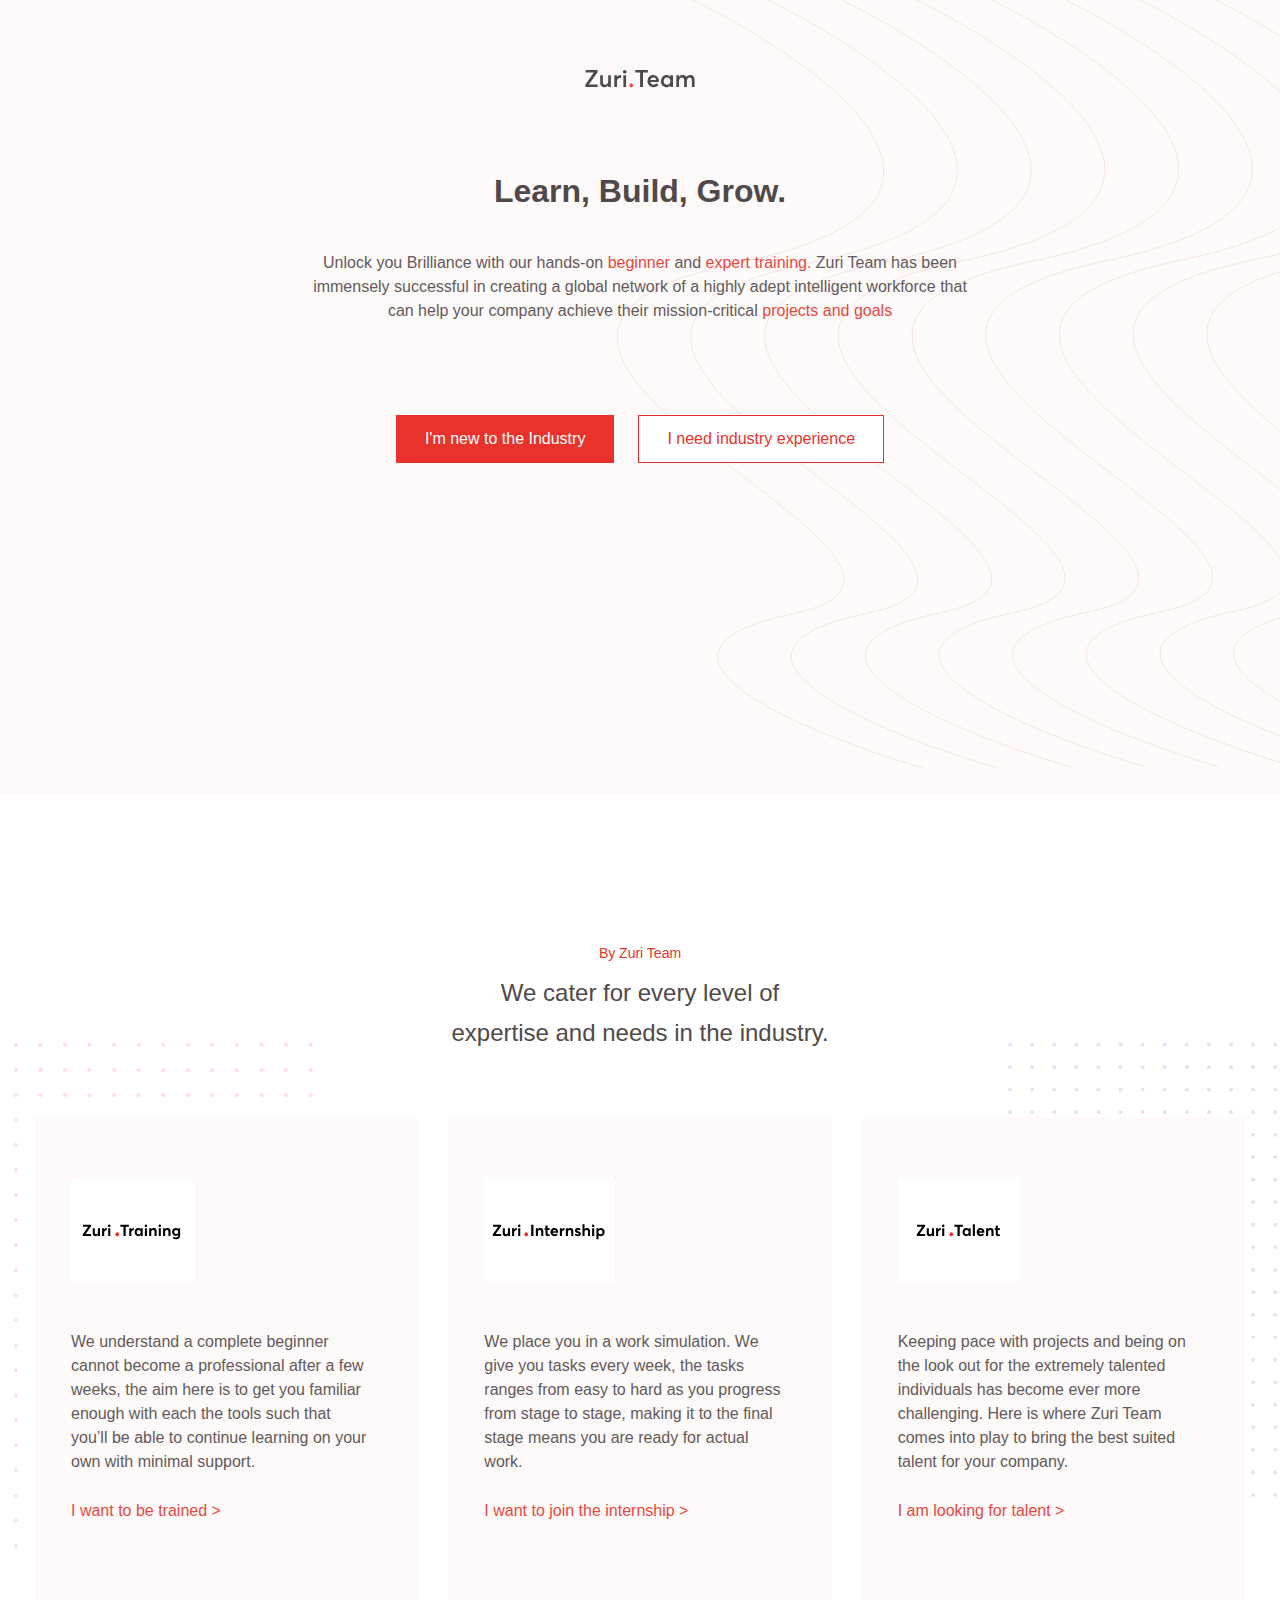
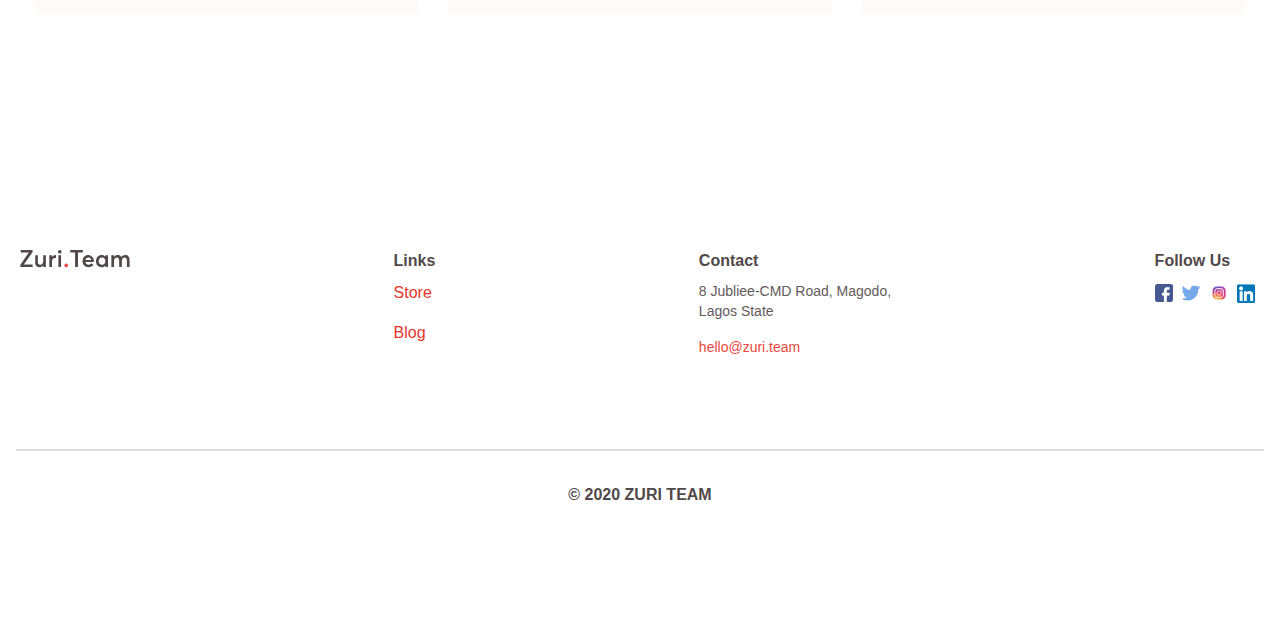
<file: index.html>
<!DOCTYPE html>
<html lang="en">
  <head>
    <meta charset="UTF-8" />
    <meta http-equiv="X-UA-Compatible" content="IE=edge" />
    <link rel="stylesheet" href="style.css" />
    <meta name="viewport" content="width=device-width, initial-scale=1.0" />
    <title>ZURI | Learn, Build, Grow</title>
  </head>
  <body>
    <section class="upper-container">
      <div class="zuri-up">
        <img src="./images/zuri-logo-full.svg" alt="" class="img-logo" />
      </div>
      <div class="upper">
        <h2>Learn, Build, Grow.</h2>
        <p>
          Unlock you Brilliance with our hands-on
          <a href="training.html">beginner</a>
          and
          <a href="#">expert training.</a>
          Zuri Team has been immensely successful in creating a global network
          of a highly adept intelligent workforce that can help your company
          achieve their mission-critical
          <a href="talent.html">projects and goals</a>
        </p>
        <div class="upper-btn">
          <a href="training.html">
            <button class="red-btn">I'm new to the Industry</button>
          </a>
          <br>
          <a href="talent.html">
            <button class="redline-btn">I need industry experience</button>
          </a>
        </div>
      </div>
    </section>

    <section class="programs">
      <div class="all-programs">
        <h3 class="heading">By Zuri Team</h3>
        <p class="slogan">
          We cater for every level of
          <br />
          expertise and needs in the industry.
        </p>
        <div class="programs-container">
          <div class="row">
            <div class="col-right">
              <div class="righty">
                <img src="./images/left_bvmv7q.png" alt="" class="riye" />
                <div class="col-3">
                  <img src="./images/zuri-training-img.svg" alt="" />
                  <p>
                    We understand a complete beginner cannot become a
                    professional after a few weeks, the aim here is to get you
                    familiar enough with each the tools such that you’ll be able
                    to continue learning on your own with minimal support.
                  </p>
                  <h3>
                    <a href="training.html">I want to be trained ></a>
                  </h3>
                </div>
              </div>
            </div>

            <div class="col-2">
              <div class="col-2in">
                <img src="./images/zuri-internship-img.svg" alt="" />
                <p>
                  We place you in a work simulation. We give you tasks every
                  week, the tasks ranges from easy to hard as you progress from
                  stage to stage, making it to the final stage means you are
                  ready for actual work.
                </p>
                <h3>
                  <a href="internship.html">I want to join the internship ></a>
                </h3>
              </div>
            </div>

            <div class="col-left">
              <div class="legbegbe">
                <img src="./images/right_yz6hn3.png" alt="" class="leti" />
                <div class="col-3">
                  <img src="./images/zuri-talent-img.svg" alt="" />
                  <p>
                    Keeping pace with projects and being on the look out for the
                    extremely talented individuals has become ever more
                    challenging. Here is where Zuri Team comes into play to
                    bring the best suited talent for your company.
                  </p>
                  <h3>
                    <a href="talent.html">I am looking for talent ></a>
                  </h3>
                </div>
              </div>
            </div>
          </div>
        </div>
      </div>
    </section>

    <!-- footer starts here -->

    <footer class="footer-container">
      <div class="upper-footer">
        <div class="flex-1">
          <img src="./images/zuri-logo-full.svg" alt="" />
        </div>

        <div class="flex-2">
          <h3>Links</h3>
          <a href="#">
            <p>Store</p>
          </a>
          <a href="#">
            <p>Blog</p>
          </a>
        </div>
        <div class="flex-3">
          <h3>Contact</h3>
          <p>
            8 Jubliee-CMD Road, Magodo, <br />
            Lagos State
          </p>
          <p>
            <a href="#">hello@zuri.team</a>
          </p>
        </div>
        <div class="flex-4">
          <h3>Follow Us</h3>
          <div class="icons">
            <a href="https://web.facebook.com/thezuriteam">
              <img src="./images/fb.png" alt="" />
            </a>
            <a href="https://twitter.com/theZuriTeam">
              <img src="./images/twitter.png" alt="" />
            </a>
            <a href="https://www.instagram.com/thezuriteam/">
              <img src="./images/IG.png" alt="" />
            </a>
            <a href="#">
              <img src="./images/linkdIn.png" alt="" />
            </a>
          </div>
        </div>
      </div>

      <div>
        <hr class="line" />
      </div>

      <div class="copyright">
        <p>&copy; 2020 ZURI TEAM</p>
      </div>
    </footer>
  </body>
</html>
</file>
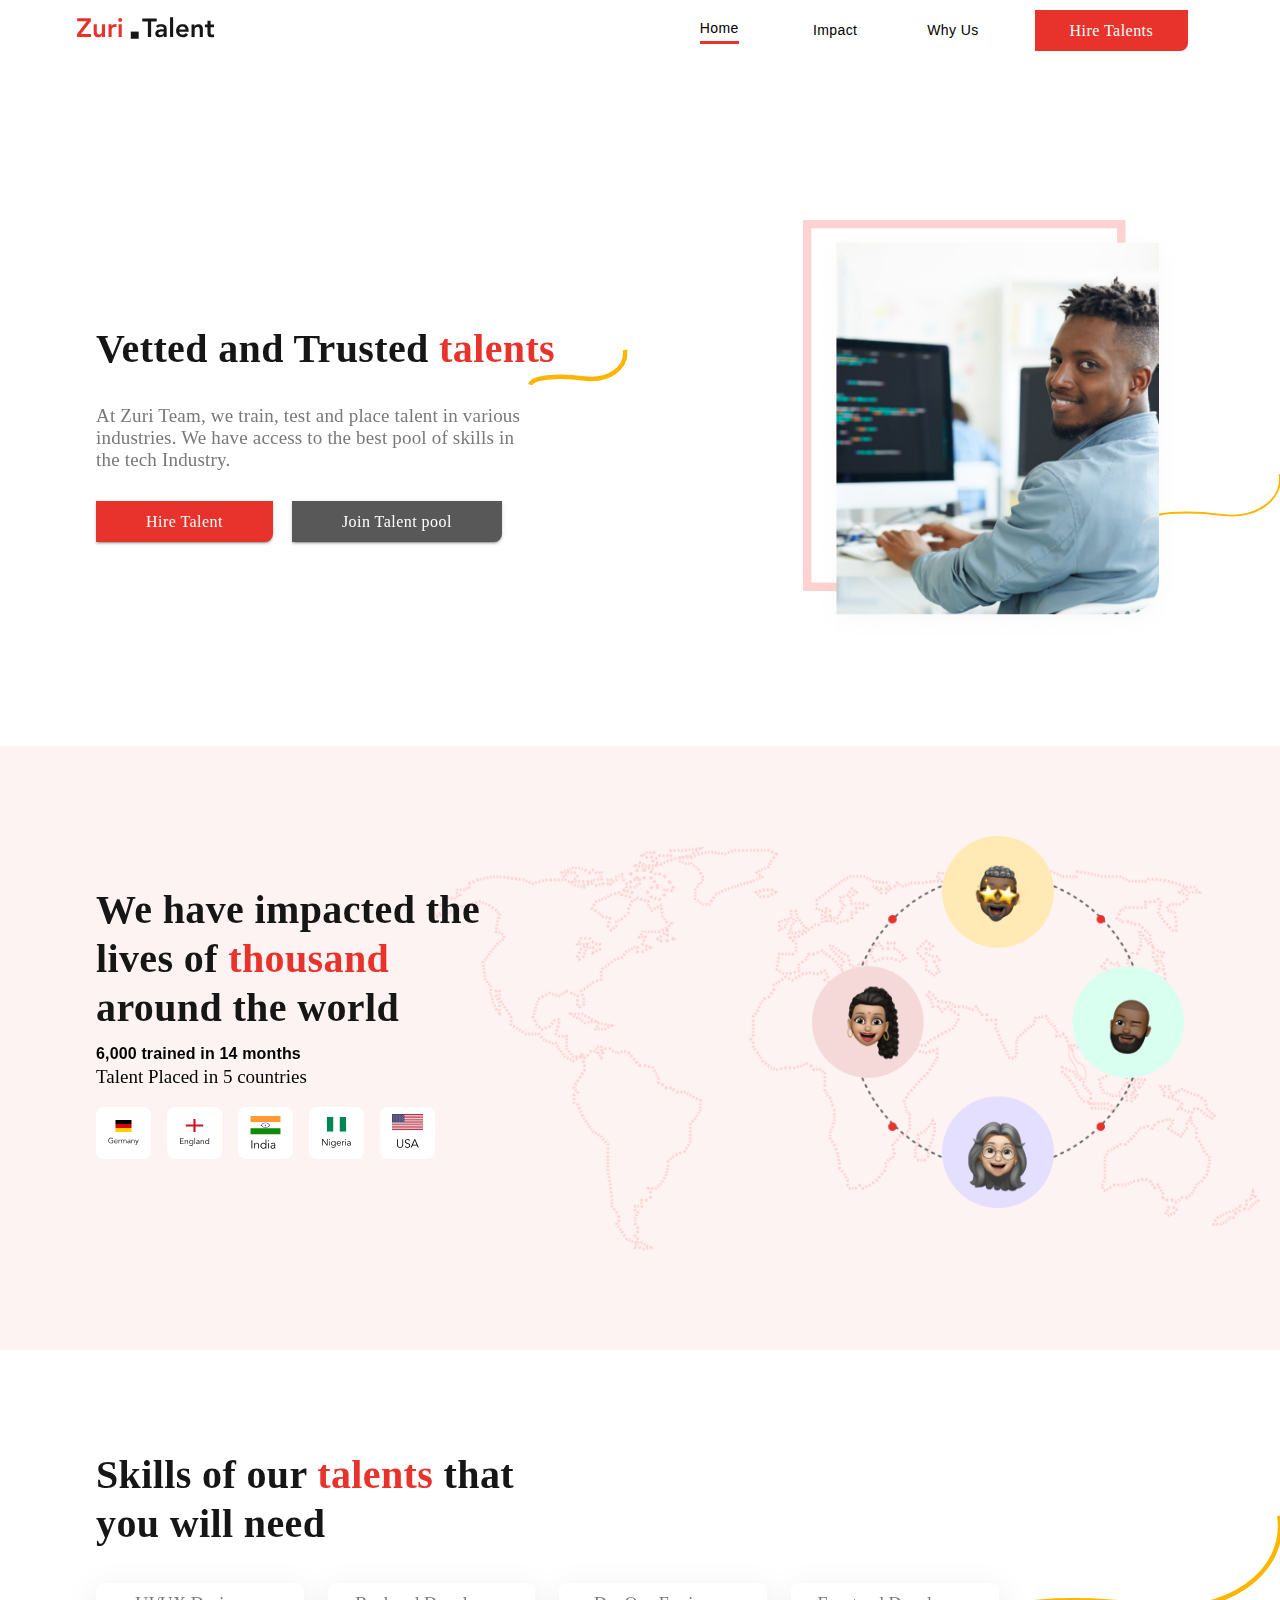
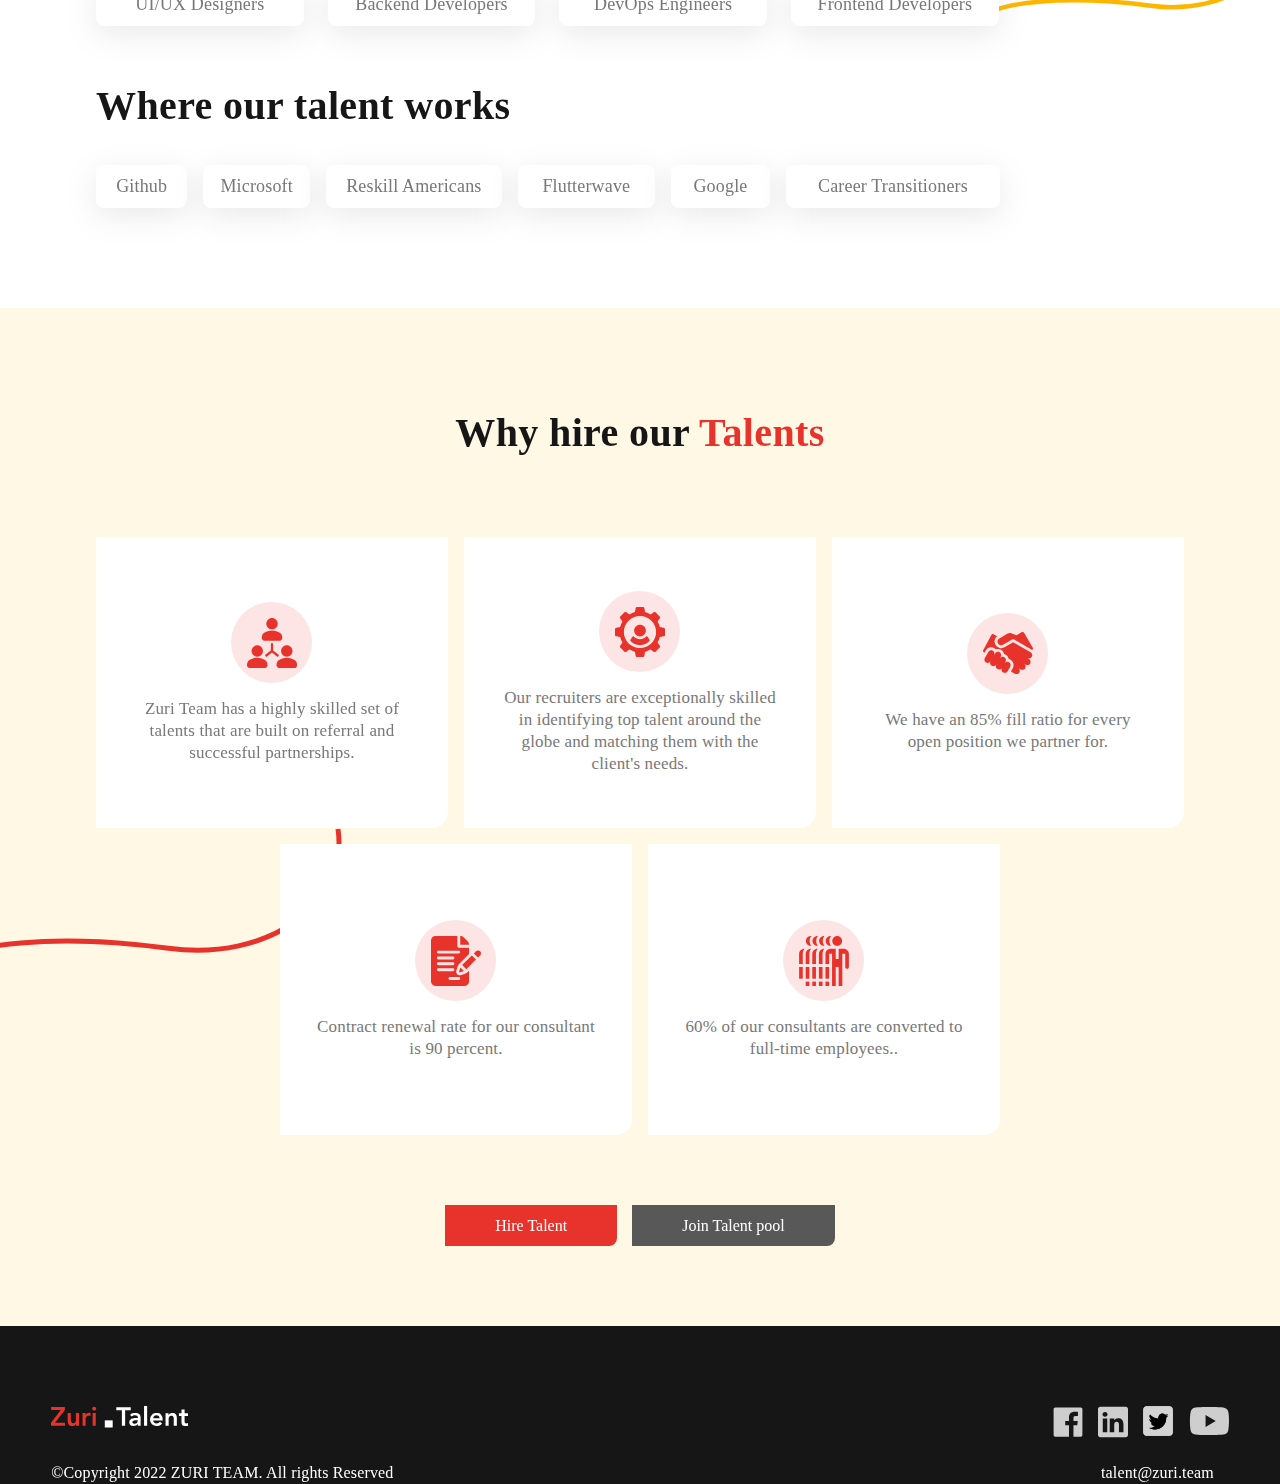
<file: talent.html>
<!DOCTYPE html>
<html lang="en">
  <head>
    <meta charset="UTF-8" />
    <meta http-equiv="X-UA-Compatible" content="IE=edge" />
    <link rel="stylesheet" href="talent.css" />
    <meta name="viewport" content="width=device-width, initial-scale=1.0" />
    <title>Zuri</title>
  </head>
  <body>
    <div class="all">
      <div>
        <div>


          <!-- header starts here -->
          <header>
            <div>
              <div class="">
                <div class="header-container">
                   <a href="#">
                    <img src="./images/talent-logo.svg" alt="" class="talent-logo">
                   </a> 
                   <div class="side-right">
                    <ul class="list-right">
                        <a href="#">
                            <p class="home">Home</p>
                            <span></span>
                        </a>
                        <a href="#">
                            <p>Impact</p>
                            <span></span>
                        </a>
                        <a href="#">
                            <p>Why Us</p>
                            <span></span>
                        </a>
                    </ul>

                    <div class="head-btn">
                        <button class="header-btn">Hire Talents</button>
                    </div>
                   </div>
                </div>
              </div>
            </div>
          </header>
          <div></div>
        </div>
        <!-- Header Ends here -->

        <div class="mainy">
            <div class="mainy-1">
                <div class="mainy-1-left">
                    <div>
                        <p class="vetted">
                            Vetted and Trusted <span style="color: rgb(231, 51, 43);">talents</span>
                        </p>
                        <div class="mainy-1-lc">
                            <img src="./images/thick2.svg" alt="">
                        </div>
                        <p class="at-zuri">
                            At Zuri Team, we train, test and place talent in various industries. We have access to the best pool of skills in the tech Industry.
                        </p>
                        <div class="mainy-left-btn">
                            <button class="btn-ml1">
                                Hire Talent
                                <span class="wtfr"></span>
                            </button>
                            <button class="btn-ml2">
                                Join Talent pool
                                <span class="wtfr"></span>
                            </button>
                        </div>
                    </div>
                </div>

                    <div class="mainy-1-right">
                        <div class="mainy-rc">
                            <img src="./images/man-section1.png" alt="">
                        </div>
                        <div class="mainy-1-rc">
                            <img src="./images/line2.svg" alt="">
                        </div>
                    </div>
                 </div>
                 <div></div>
                 <div></div>
             </div>

             <div>
                <div class="section-2">
                    <div class="section-2i">
                        <div class="section-2x">
                            <div class="section-2y">
                                <div class="section-2z">
                                    <p class="we-have">We have impacted the lives of
                                        <span style="color: rgb(231, 51, 43);">thousand</span> around the world
                                    </p>
                                    <p class="trainee">
                                       <b>6,000 trained in 14 months</b>
                                    </p>
                                    <p class="talent-placed">
                                        Talent Placed in 5 countries
                                    </p>
                                    <div class="country-logos">
                                        <div class="country">
                                            <img src="./images/GER.svg" alt="">
                                        </div>
                                        <div class="country">
                                            <img src="./images/ENG.svg" alt="">
                                        </div>
                                        <div class="country"><img src="./images/ind.svg" alt=""></div>
                                        <div class="country"><img src="./images/NIG.svg" alt=""></div>
                                        <div class="country"><img src="./images/usa.svg" alt=""></div>
                                    </div>
                                </div>
                            </div>
                            <div class="section2-ii">
                                <div class="cartoon">
                                    <img src="./images/babies-round.png" alt="">
                                </div>
                            </div>
                        </div>
                    </div>
                </div>

                <div class="section-3">
                    <div class="section-3i">
                        <div class="section-3ix">
                            <div>
                                <p class="skills-of">
                                    Skills of our <span style="color: rgb(231, 51, 43);">talents</span> that you will need
                                </p>
                            </div>
                        </div>
                        <div class="section-3ii">
                            <div></div>
                        </div>
                    </div>

                    <div class="section-3a">
                        <div class="section-3ai">
                            <div class="section-3aix">
                                <div class="talent-programs">
                                    <p>UI/UX Designers</p>
                                </div>
                                <div class="talent-programs">
                                    <p>Backend Developers</p>
                                </div>
                                <div class="talent-programs">
                                    <p>DevOps Engineers</p>
                                </div>
                                <div class="talent-programs">
                                    <p>Frontend Developers</p>
                                </div>
                            </div>
                            <div class="line3">
                                <img src="./images/line3.svg" alt="">
                            </div>
                        </div>
                    </div>

                    <div>
                        <p class="where-our">Where our talent works</p>
                    </div>
                    <div class="where-sub">
                        <div class="sub-sub">
                            <div></div>
                            <div class="sub-contain">
                                <div class="sub-contain-1">
                                    <p>Github</p>
                                </div>
                                <div class="sub-contain-2">
                                    <p>Microsoft</p>
                                </div>
                                <div class="sub-contain-3">
                                    <p>Reskill Americans</p>
                                </div>
                                <div class="sub-contain-4">
                                    <p>Flutterwave</p>
                                </div>
                                <div class="sub-contain-5">
                                    <p>Google</p>
                                </div>
                                <div class="sub-contain-6">
                                    <p>Career Transitioners</p>
                                </div>
                            </div>
                        </div>
                    </div>

                </div>
             </div>

             <div class="section-4">
                <div class="section-4a">
                    <p class="why-hire">Why hire our <span style="color: rgb(231,51,43);">Talents</span></p>
                    <div class="section-4ai">
                        <div class="section-4aix">
                            <div class="section-4-cards">
                                <img src="./images/people.svg" alt="">
                                <p>Zuri Team has a highly skilled set of talents that are built on referral and successful partnerships.</p>
                            </div>

                            <div class="rope">
                                <img src="./images/rope.svg" alt="">
                            </div>
                        </div>

                        <div class="cards">
                            <div class="cards-i">
                                <img src="./images/mech.svg" alt="">
                                <p>Our recruiters are exceptionally skilled in identifying top talent around the globe and matching them with the client's needs.</p>
                            </div>
                        </div>

                        <div class="cards">
                            <div class="cards-i">
                                <img src="./images/hand.svg" alt="">
                                <p>We have an 85% fill ratio for every open position we partner for.</p>
                            </div>
                        </div>

                        <div class="empty">
                            <div></div>
                        </div>

                        <div class="cards">
                            <div class="cards-i">
                                <img src="./images/write.svg" alt="">
                                <p>Contract renewal rate for our consultant is 90 percent.</p>
                            </div>
                        </div>

                        <div class="cards">
                            <div class="cards-i">
                                <img src="./images/many.svg" alt="">
                                <p>60% of our consultants are converted to full-time employees..</p>
                            </div>
                        </div>

                        <div class="empty">
                            <div>  </div>
                        </div>
                    </div>


                    <div class="section4-btn">
                        <button class="btn-ml1">
                            Hire Talent
                            <span class="wtfr"></span>
                        </button>
                        <button class="btn-ml2">
                            Join Talent pool
                            <span class="wtfr"></span>
                        </button>
                    </div>
                </div>

                <div></div>
                <div></div>
             </div>

             <!-- section 4 ends here -->
             
            <div class="container-footer">
                <div class="main-footer">
                    <div class="footer-top">
                        <div class="pinpin-footer">
                            <div>
                               <a href="#">
                                <img src="./images/talent-logo-2.svg" alt="">
                               </a>
                            </div>
                        </div>

                        <div class="pinpin-footer">
                            <div class="footer-socon">
                                <div class="footer-social">
                                    <a href="#">
                                        <img src="./images/facebook.svg" alt="" class="foso">
                                    </a>
                                    <a href="#">
                                        <img src="./images/linkd.svg" alt="" class="foso">
                                    </a>
                                    <a href="#">
                                        <img src="./images/twit.png" alt="" class="foso">
                                    </a>
                                    <a href="#" class="">
                                        <img src="./images/youtube.svg" alt=""  class="youyou">
                                    </a>
                                </div>
                            </div>
                        </div>
                    </div>

                   
                    <div class="footer-down">
                        <p class="footer-down-text">
                            &copy;Copyright 2022 ZURI TEAM. All rights Reserved
                        </p>
                        <hr>
                        <div class="footer-down-2">
                            <a href="#">
                                <p class="footer-down-text">
                                    talent@zuri.team
                                </p>
                            </a>
                        </div>
                    </div>
                </div>
                
            </div>

      </div>
    </div>
  </body>
</html>
</file>
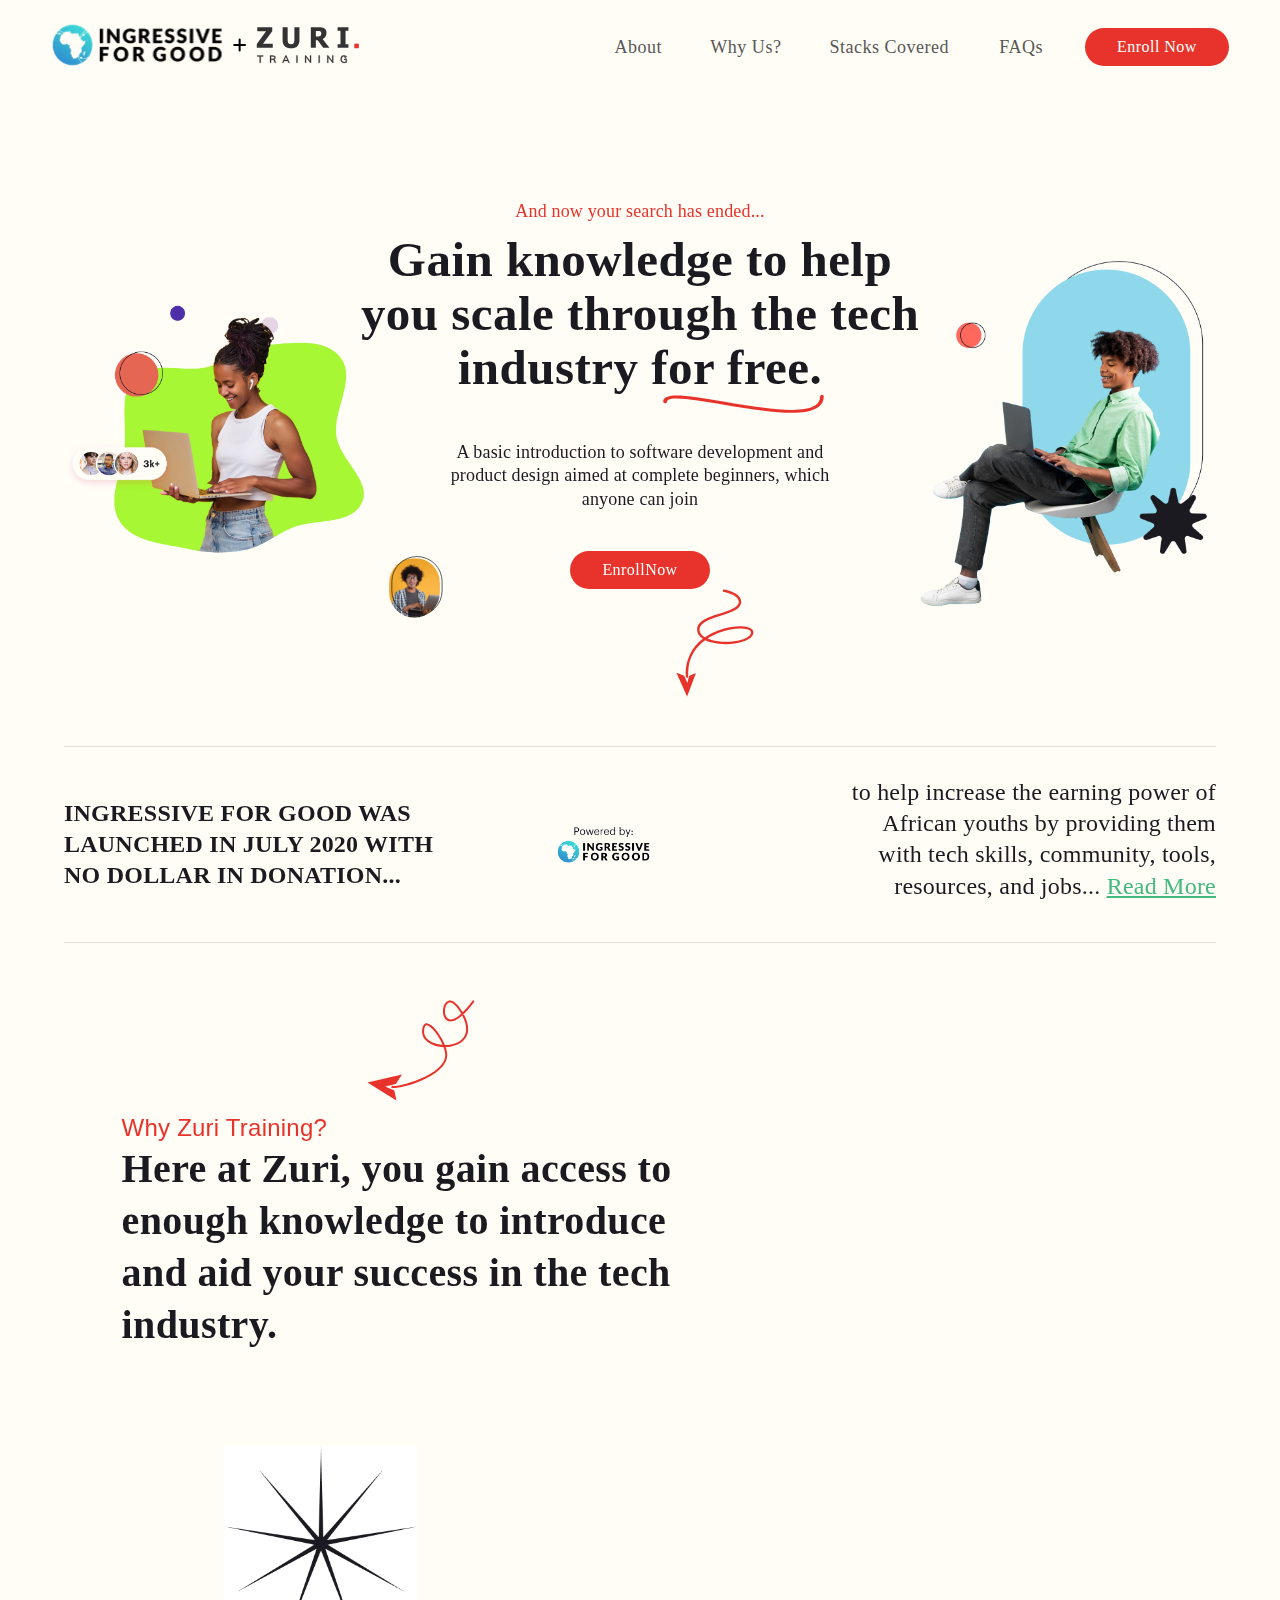
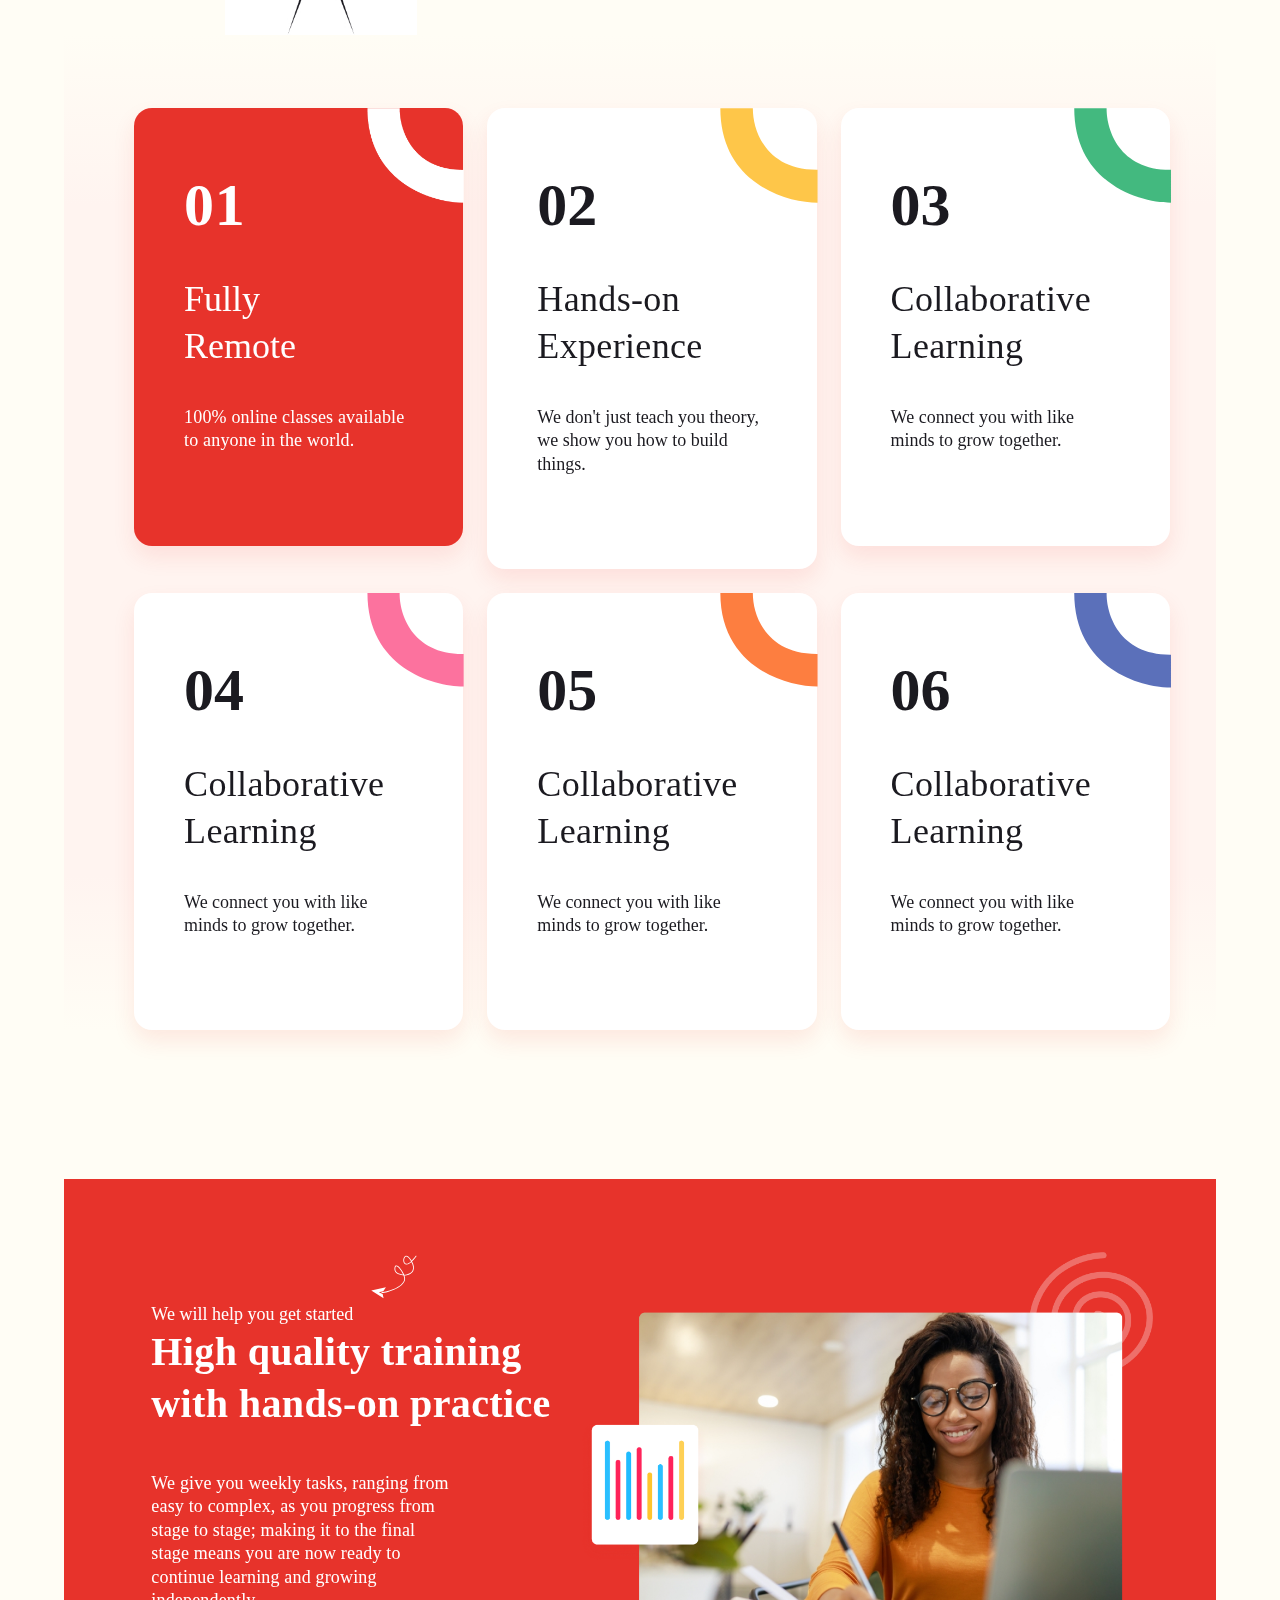
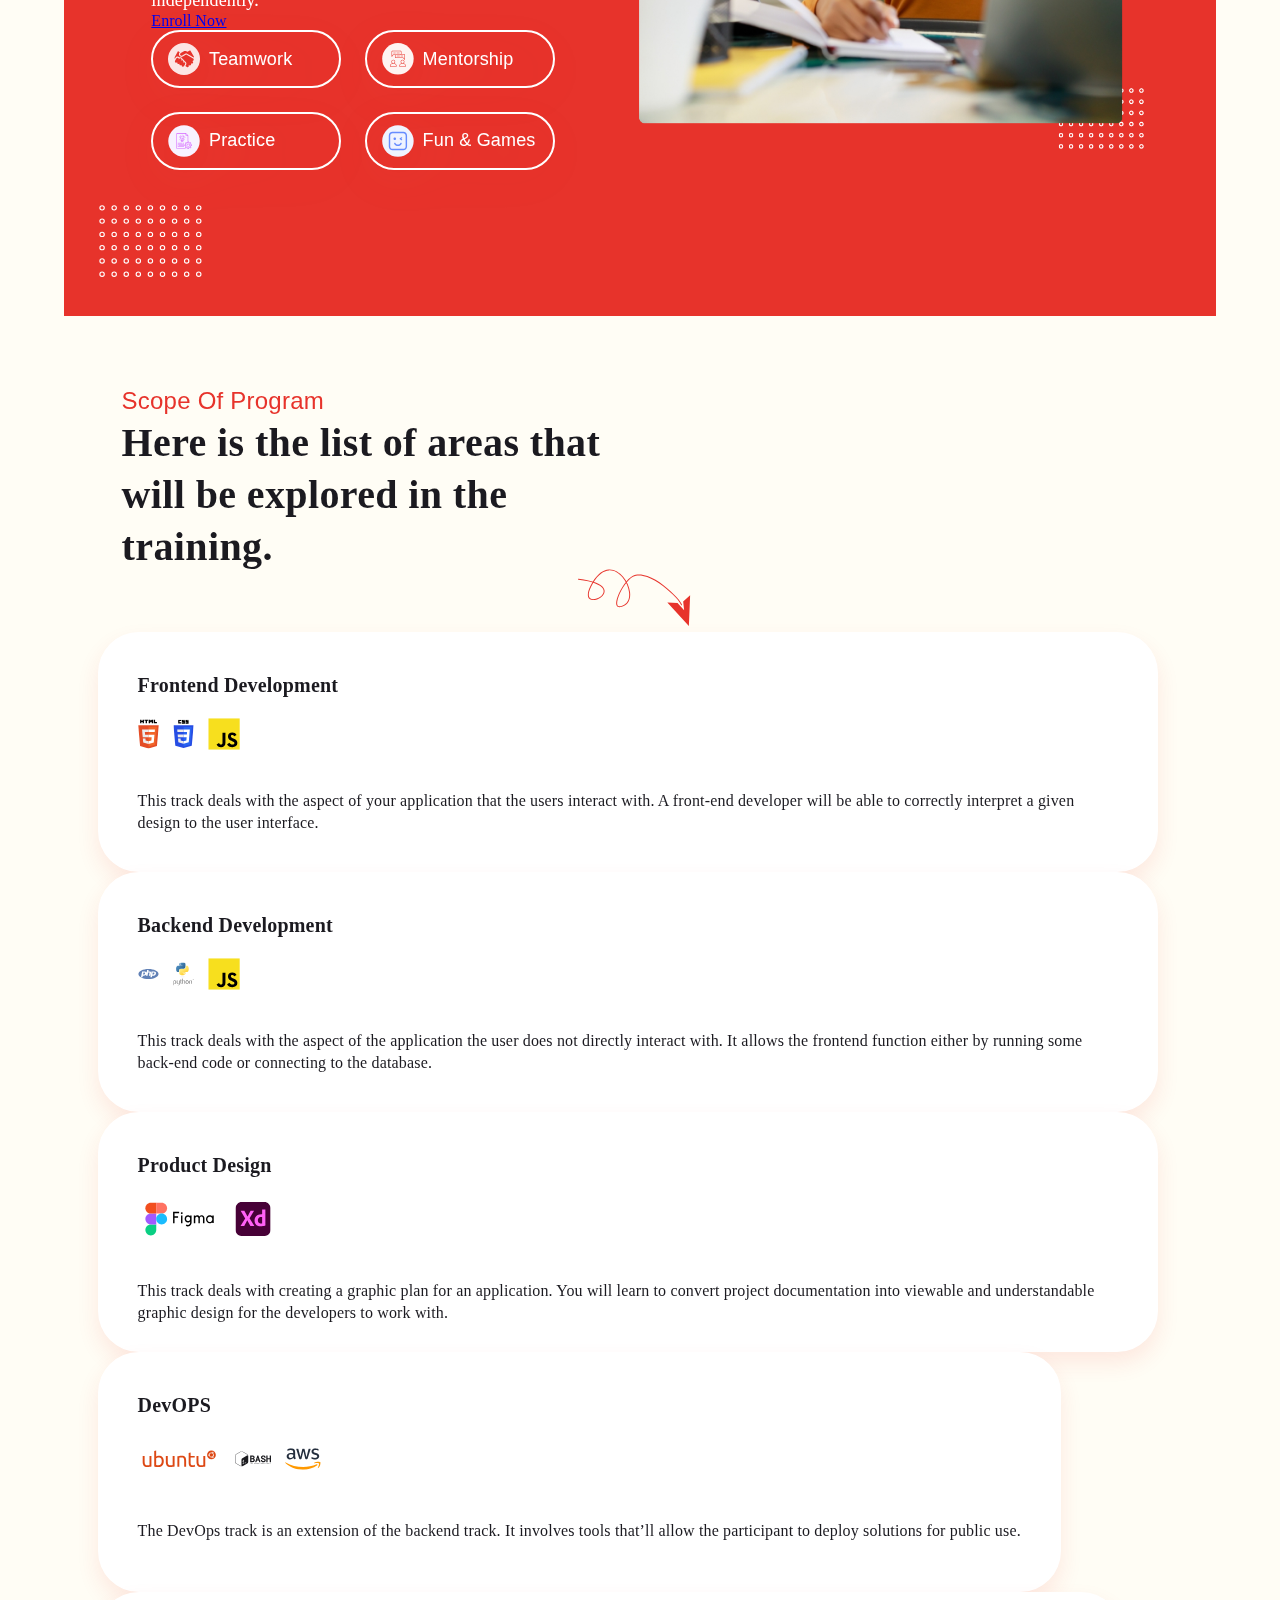
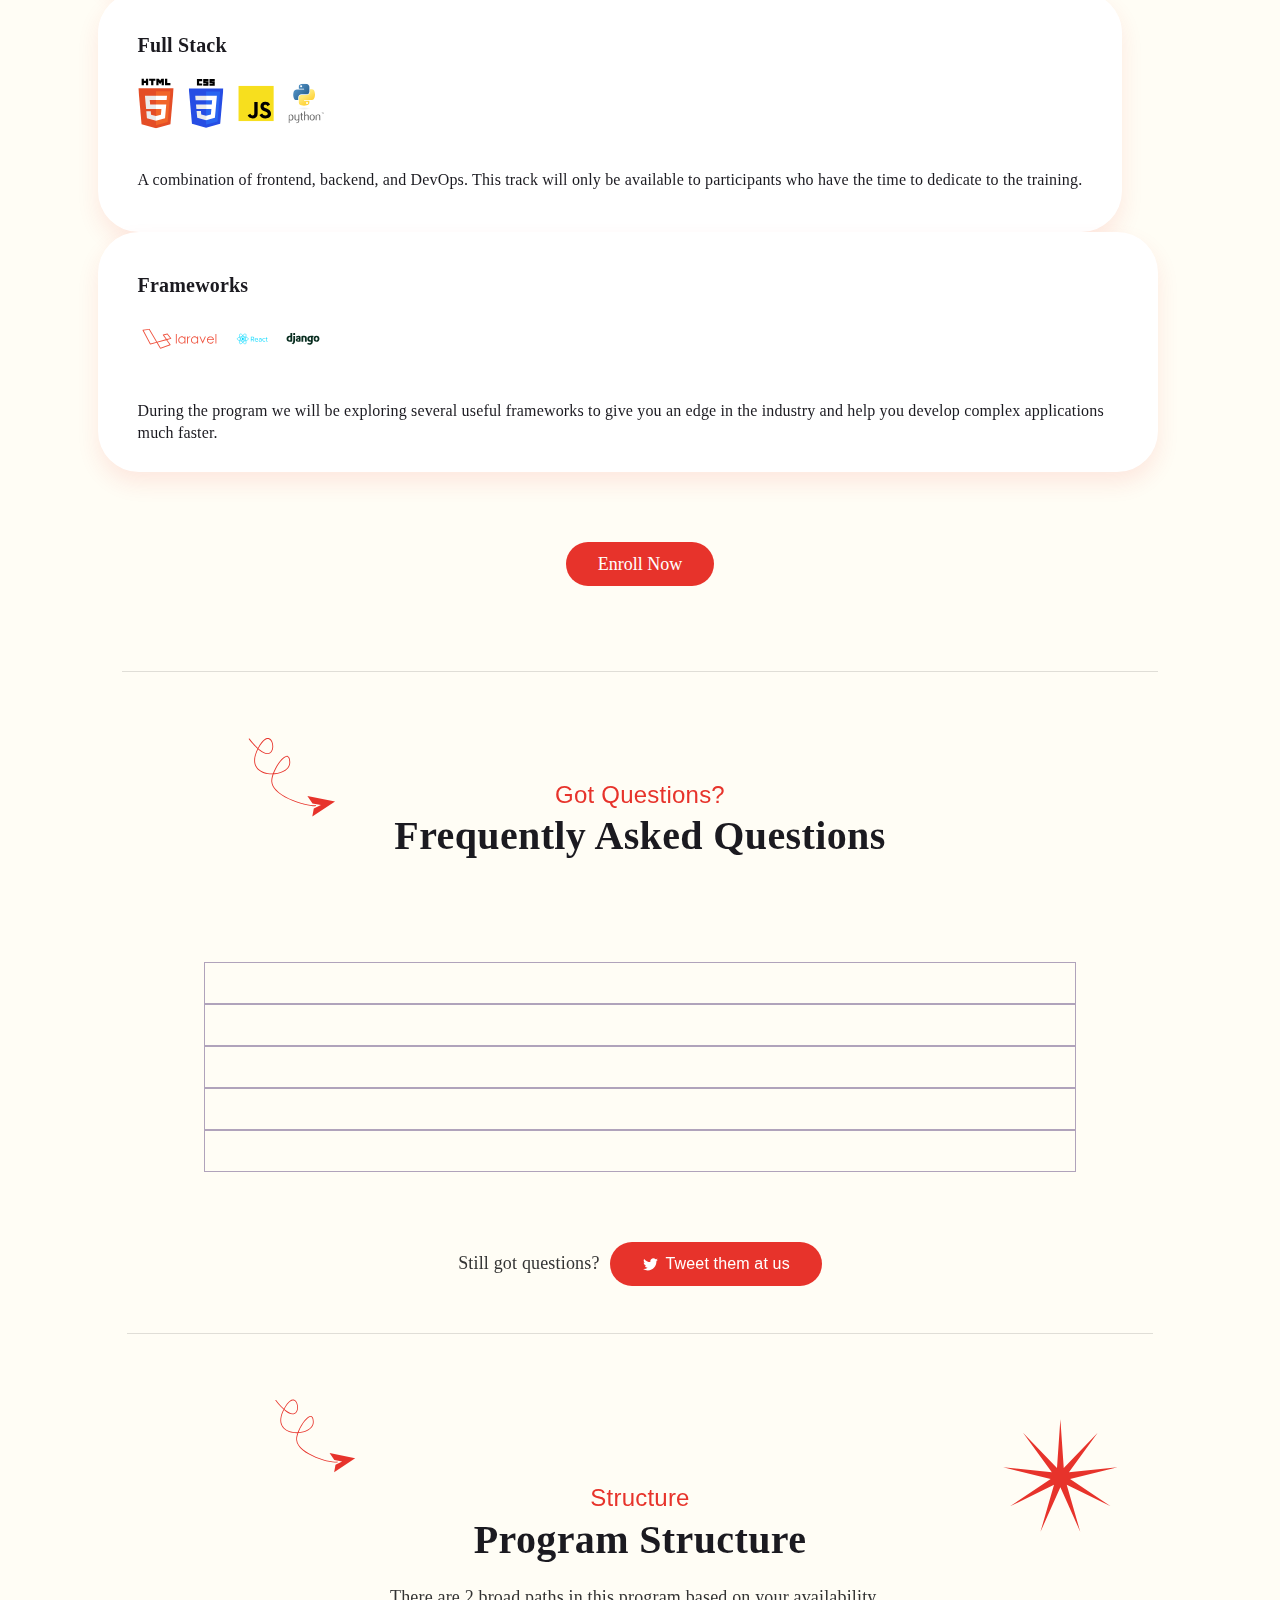
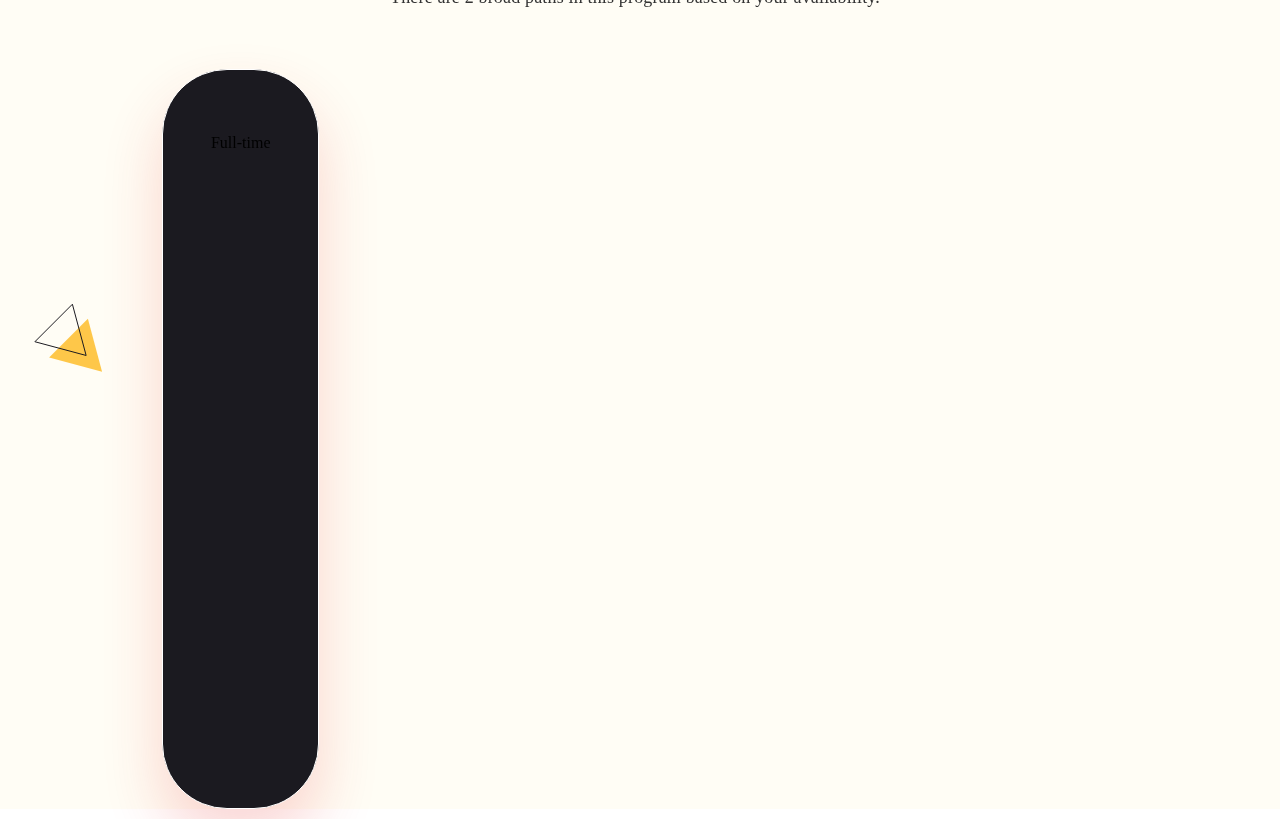
<file: training.html>
<!DOCTYPE html>
<html lang="en">
<head>
    <meta charset="UTF-8">
    <meta http-equiv="X-UA-Compatible" content="IE=edge">
    <link rel="stylesheet" href="training.css">
    <meta name="viewport" content="width=device-width, initial-scale=1.0">
    <title>Zuri</title>
</head>
<body>
    
    <div>

        <div class="container-all">
            <div>
                <header>
                    <div class="make">
                        <div class="container-in">
                            <div class="make-in">
                                <a href="#">
                                    <img src="./training/logogg.svg" alt="">
                                </a>
                                <div class="make-xi">
                                    <a href="#" class="pedri">
                                        About
                                        <span></span>
                                    </a>
                                    <a href="#" class="pedri">
                                        Why Us?
                                        <span></span>
                                    </a>
                                    <a href="#" class="pedri">
                                        Stacks Covered
                                        <span></span>
                                    </a>
                                    <a href="#" class="pedri">
                                        FAQs
                                    </a>
                                    <div class="mane">
                                        <a href="#">
                                            <!-- <img src="./training/thumbs.png" alt="" class="thumb"> -->
                                        </a>
                                        <a href="#" class="mato">
                                            Enroll Now
                                            <span></span>
                                        </a>
                                    </div>
                                </div>
                            </div>
                        </div>
                    </div>
                </header>
                <!-- Header Ends here -->
            </div>

            <div class="section1">
                <div class="rodri">
                    <div class="lewa">
                        <div>
                            <img src="./training/lady1.jpg" alt="" class="lady">
                            </div>
                    </div>
                    <div class="messi">
                        <p class="and-now">
                            And now your search has ended...
                        </p>
                        <p class="gain-knowledge">
                            Gain knowledge to help you scale through the tech industry for free.
                        </p>
                        <div class="wire">
                            <img src="./training/line.svg" alt="">
                        </div>
                        <p class="basic">
                            A basic introduction to software development and product design aimed at complete beginners, which anyone can join
                        </p>
                        <div class="david">
                            <a href="#">
                                EnrollNow
                                <span></span>
                            </a>
                        </div>
                        <div class="wire2">
                            <img src="./training/section1wire.svg" alt="" width="15%">
                        </div>
                        <img src="./training/maleface.svg" alt="" class="male-face">
                    </div>
                    <div class="third">
                        <div>
                            <img src="./training/male1.jpg" alt="" class="male1">
                        </div>
                    </div>
                </div>
            </div>

            <div class="section2">
                <hr>
                <div class="fati">
                    <div class="ansu">
                        <p class="ingressive-for">Ingressive for Good was launched in July 2020 with No dollar in donation...</p>
                    </div>
                    <div class="loin">
                        <div class="sec2-logo">
                            <img src="./training/ingresive.jpg" alt="">
                        </div>
                    </div>
                    <div class="sec2-last">
                        <p>
                            to help increase the earning power of African youths by providing them with tech skills, community, tools, resources, and jobs...
                            <span class="read-more"><a href="#">Read More</a></span>
                        </p>
                    </div>
                </div>
                <hr>

                <div class="section3">
                    <div class="section4a">
                        <div class="wyd">
                            <div class="rope3">
                                <img src="./training/section3wire.svg" alt="" class="">
                            </div>
                            <div class="sec3-sub">
                                <p class="why-zuri">Why Zuri Training?</p>
                                <p class="here-at">
                                    Here at Zuri, you gain access to enough knowledge to introduce and aid your success in the tech industry.
                                </p>
                            </div>
                        </div>
                        <div class="sec3-right">
                            <div class="star">
                                <img src="./training/Star.jpg" alt="" width="65%">
                            </div>
                        </div>
                    </div>
                </div>
                
                    <!-- Section 3 Ends here -->
                
                <div class="background">
                    <div class="section4">
                        <div class="sec4-cards">
                            <div class="card1">
                                <img src="./training/curve1.png" alt="" class="curve">
                                <p class="card-number1">01</p>
                                <p class="word1">
                                    Fully
                                    <br>
                                    Remote
                                </p>
                                <p class="words">100% online classes available to anyone in the world.</p>
                            </div>                       
                        </div>

                        <div class="sec4-cards">
                            <div class="card2">
                                <img src="./training/curve.svg" alt="" class="curve">
                                <p class="card-number2">02</p>
                                <p class="word21">
                                    Hands-on
                                    <br>
                                    Experience
                                </p>
                                <p class="word22">We don't just teach you theory, we show you how to build things.</p>
                            </div>
                        </div>

                        <div class="sec4-cards">
                            <div class="card2">
                                <img src="./training/curve3.svg" alt="" class="curve">
                                <p class="card-number2">03</p>
                                <p class="word21">
                                    Collaborative
                                    <br>
                                    Learning
                                </p>
                                <p class="word22">We connect you with like minds to grow together.</p>
                            </div> 
                        </div>

                        <div class="sec4-cards">
                            <div class="card2">
                                <img src="./training/curve4.svg" alt="" class="curve">
                                <p class="card-number2">04</p>
                                <p class="word21">
                                    Collaborative
                                    <br>
                                    Learning
                                </p>
                                <p class="word22">We connect you with like minds to grow together.</p>
                            </div>
                        </div>

                        <div class="sec4-cards">
                            <div class="card2">
                                <img src="./training/curve5.svg" alt="" class="curve">
                                <p class="card-number2">05</p>
                                <p class="word21">
                                    Collaborative
                                    <br>
                                    Learning
                                </p>
                                <p class="word22">We connect you with like minds to grow together.</p>
                            </div>

                        </div>

                        <div class="sec4-cards">
                            <div class="card2">
                                <img src="./training/curve6.svg" alt="" class="curve">
                                <p class="card-number2">06</p>
                                <p class="word21">
                                    Collaborative
                                    <br>
                                    Learning
                                </p>
                                <p class="word22">We connect you with like minds to grow together.</p>
                            </div>
                        </div>

                    </div>
                </div>
                <!-- Section4 ends here -->

                <!-- section5 starts here -->

                <div class="sec5-background">
                    <div class="section5-container">
                        <div class="section5-lefty">
                           <div class="sec5-ul">
                            <img src="./training/section5wire.svg" alt="" width="23%">
                           </div>
                           <p class="help-you">We will help you get started</p>
                           <p class="high-quality">High quality training with hands-on practice</p>
                           <p class="wegive-you">We give you weekly tasks, ranging from easy to complex, as you progress from stage to stage; making it to the final stage means you are now ready to continue learning and growing independently.</p>
                           <a href="#" class="enry">
                            Enroll Now
                            <span class="enryspan"></span>
                           </a>
                           <div class="sec5-dl">
                                <div class="teamwrk">
                                    <button>
                                        <img src="./images/hand.svg" alt="" width="25%" style="padding-right: 9px;">
                                        <p>Teamwork</p>
                                    </button>
                                </div>

                                <div class="teamwrk">
                                    <button>
                                        <img src="./training/mentor.svg" alt="" width="25%" style="padding-right: 9px;">
                                        <p>Mentorship</p>
                                    </button>
                                </div>

                                <div class="teamwrk">
                                    <button>
                                        <img src="./training/practice.svg" alt="" width="25%" style="padding-right: 9px;">
                                        <p>Practice</p>
                                    </button>
                                </div>

                                <div class="teamwrk">
                                    <button>
                                        <img src="./training/games.svg" alt="" width="25%" style="padding-right: 9px;">
                                        <p>Fun & Games</p>
                                    </button>
                                </div>

                           </div>
                        </div>

                        <div class="sec5-righty">
                            <div>
                                <img src="./training/section5-round.png" alt="" width="100%">
                            </div>
                        </div>
                    </div>
                    <div>
                        <img src="./training/dotsection5.svg" alt="" width="15%" style="padding: 35px;">
                    </div>
                </div>
                <!-- secttion 5 ends here -->

                <!-- section 6 starts here -->
                <div class="section6">
                    <div class="sec6-1">
                        <div class="sec6-1a">
                            <div>
                                <p class="scope-of">Scope Of Program</p>
                                <p class="hereis-the">Here is the list of areas that will be explored in the training.</p>
                            </div>
                        </div>
                        <div class="sec6-1b">
                            <div></div>
                        </div>
                    </div>

                    <div class="sec6-2">
                        <img src="./training/section6wire.svg" alt="">
                    </div>

                    <div class="sec6-3">
                        <div class="sec6-3a">
                            <div class="sec6-3box">
                                <p class="s6boxhd">Frontend Development</p>
                                <div class="imgbox6">
                                    <img src="./training/html.svg" alt="" width="35px" style="padding-right: 14px;">
                                    <img src="./training/css-3 logo.svg" alt="" style="padding-right: 14px;" width="35px">
                                    <img src="./training/javascript logo.svg" alt="" style="padding-right: 14px;" width="46px">
                                </div>
                                <p class="s6bd">
                                    This track deals with the aspect of your application that the users interact with. A front-end developer will be able to correctly interpret a given design to the user interface.
                                </p>
                            </div>
                        </div>

                        <div class="sec6-3a">
                            <div class="sec6-3box">
                                <p class="s6boxhd">Backend Development</p>
                                <div class="imgbox6">
                                    <img src="./training/php2 logo.svg" alt="" width="35px" style="padding-right: 14px;">
                                    <img src="./training/python-4 logo.svg" alt="" style="padding-right: 14px;" width="35px">
                                    <img src="./training/javascript logo.svg" alt="" style="padding-right: 14px;" width="46px">
                                </div>
                                <p class="s6bd">
                                    This track deals with the aspect of the application the user does not directly interact with. It allows the frontend function either by running some back-end code or connecting to the database.
                                </p>
                            </div>
                        </div>
                        
                        <div class="sec6-3a">
                            <div class="sec6-3box">
                                <p class="s6boxhd">Product Design</p>
                                <div class="imgbox6">
                                    <img src="./training/Figma logo.svg" alt="" width="97px" style="padding-right: 14px;">
                                    <img src="./training/adobe-xd logo.svg" alt="" style="padding-right: 14px;" width="50px">
                                  
                                </div>
                                <p class="s6bd">
                                    This track deals with creating a graphic plan for an application. You will learn to convert project documentation into viewable and understandable graphic design for the developers to work with.
                                </p>
                            </div>
                        </div>

                        <div class="sec6-3a">
                            <div class="sec6-3box">
                                <p class="s6boxhd">DevOPS</p>
                                <div class="imgbox6">
                                    <img src="./training/Ubuntu logo.svg" alt="" width="97px" style="padding-right: 14px;">
                                    <img src="./training/Bash logo.svg" alt="" style="padding-right: 14px;" width="50px">
                                    <img src="./training/aws logo.svg" alt="" style="padding-right: 14px;" width="50px">
                                  
                                </div>
                                <p class="s6bd">
                                    The DevOps track is an extension of the backend track. It involves tools that’ll allow the participant to deploy solutions for public use.
                                </p>
                            </div>
                        </div>

                        <div class="sec6-3a">
                            <div class="sec6-3box">
                                <p class="s6boxhd">Full Stack</p>
                                <div class="imgbox6">
                                    <img src="./training/html.svg" alt="" width="50px" style="padding-right: 14px;">
                                    <img src="./training/css-3 logo.svg" alt="" style="padding-right: 14px;" width="50px">
                                    <img src="./training/javascript logo.svg" alt="" style="padding-right: 14px;" width="50px">
                                    <img src="./training/python-4 logo.svg" alt="" style="padding-right: 14px;" width="50px">
                                  
                                </div>
                                <p class="s6bd">
                                    A combination of frontend, backend, and DevOps. This track will only be available to participants who have the time to dedicate to the training.
                                </p>
                            </div>
                        </div>

                        <div class="sec6-3a">
                            <div class="sec6-3box">
                                <p class="s6boxhd">Frameworks</p>
                                <div class="imgbox6">
                                    <img src="./training/Laravel logo.svg" alt="" width="97px" style="padding-right: 14px;">
                                    <img src="./training/React logo.svg" alt="" style="padding-right: 14px;" width="50px">
                                    <img src="./training/Django-logo.svg" alt="" style="padding-right: 14px;" width="50px">
                                  
                                </div>
                                <p class="s6bd">
                                    During the program we will be exploring several useful frameworks to give you an edge in the industry and help you develop complex applications much faster.
                                </p>
                            </div>
                        </div>

                       

                    </div>
                    <div class="sec6-4">
                        <a href="#" class="warisi">
                            Enroll Now
                        </a>
                    </div>

                    <hr class="thedashS">
                </div>
                <!-- sction6 ends here -->

                <div class="faq">

                    <div class="faq1">
                        <img src="./training/section7wire.svg" alt="" class="sec7wire">
                    </div>

                    <div class="faq2">
                        <p class="fogot">Got Questions?</p>
                        <p class="freqq">Frequently Asked Questions</p>
                    </div>

                    <div class="faq3">
                        <div class="faq3a">
                            <section class="faq-body">
                                <section class="fqbdy">

                                </section>
                                <section class="fqbdy"></section>
                                <section class="fqbdy"></section>
                                <section class="fqbdy"></section>
                                <section class="fqbdy"></section>
                            </section>
                        </div>
                    </div>

                    <div class="faq4">
                        <p class="faqstill">Still got questions?</p>
                        <div class="faqbtn">
                            <a href="#" class="warisi">
                                <svg class="twtsvg" focusable="false" aria-hidden="true" viewBox="0 0 24 24" data-testid="TwitterIcon" style="color: white; padding-right: 7px;"><path d="M22.46 6c-.77.35-1.6.58-2.46.69.88-.53 1.56-1.37 1.88-2.38-.83.5-1.75.85-2.72 1.05C18.37 4.5 17.26 4 16 4c-2.35 0-4.27 1.92-4.27 4.29 0 .34.04.67.11.98C8.28 9.09 5.11 7.38 3 4.79c-.37.63-.58 1.37-.58 2.15 0 1.49.75 2.81 1.91 3.56-.71 0-1.37-.2-1.95-.5v.03c0 2.08 1.48 3.82 3.44 4.21a4.22 4.22 0 0 1-1.93.07 4.28 4.28 0 0 0 4 2.98 8.521 8.521 0 0 1-5.33 1.84c-.34 0-.68-.02-1.02-.06C3.44 20.29 5.7 21 8.12 21 16 21 20.33 14.46 20.33 8.79c0-.19 0-.37-.01-.56.84-.6 1.56-1.36 2.14-2.23z">
                                    <path d="M22.46 6c-.77.35-1.6.58-2.46.69.88-.53 1.56-1.37 1.88-2.38-.83.5-1.75.85-2.72 1.05C18.37 4.5 17.26 4 16 4c-2.35 0-4.27 1.92-4.27 4.29 0 .34.04.67.11.98C8.28 9.09 5.11 7.38 3 4.79c-.37.63-.58 1.37-.58 2.15 0 1.49.75 2.81 1.91 3.56-.71 0-1.37-.2-1.95-.5v.03c0 2.08 1.48 3.82 3.44 4.21a4.22 4.22 0 0 1-1.93.07 4.28 4.28 0 0 0 4 2.98 8.521 8.521 0 0 1-5.33 1.84c-.34 0-.68-.02-1.02-.06C3.44 20.29 5.7 21 8.12 21 16 21 20.33 14.46 20.33 8.79c0-.19 0-.37-.01-.56.84-.6 1.56-1.36 2.14-2.23z"></path>
                                    </path>
                                </svg>
                                <p>Tweet them at us</p>
                            </a>
                        </div>
                    </div>
                    <hr class="thedash">
                </div>

                <!-- section8 starts here -->
                    <div class="section8">
                        <div class="section8-1">
                            <img src="./training/section7wire.svg" alt="" class="sec7wire">
                        </div>

                        <div class="section8-2">
                            <img src="./training/Star1.svg" alt="" width="12%">
                        </div>

                        <div class="section8-3">
                            <p class="fogot">Structure</p>
                            <p class="freqq" style="padding-bottom: 20px;">Program Structure</p>
                            <p class="faqstill" style="text-align: center; padding-bottom:60px;">There are 2 broad paths in this program based on your availability.</p>
                        </div>

                        <div class="section8-4">
                            <div class="section8-4a">
                                <img src="./training/move.svg" alt="">
                            </div>
                            <div class="section8-4b">
                                <div class="sec8box">
                                    <p>Full-time</p>
                                </div>
                            </div>
                            <div class="section8-4a"></div>
                        </div>

                        <div class="section8-1"></div>
                    </div>
                <!-- SECTION 8 ends here -->

            </div>

        </div>

    </div>

</body>
</html>
</file>
<file: style.css>
*{
    margin: 0;
    padding: 0;
    box-sizing: border-box;
}
body{
    margin: 0;
    font-family: -apple-system,BlinkMacSystemFont,"Segoe UI",Roboto,"Helvetica Neue",Arial,"Noto Sans",sans-serif,"Apple Color Emoji","Segoe UI Emoji","Segoe UI Symbol","Noto Color Emoji";
    font-size: 1rem;
    font-weight: 400;
    line-height: 1.5;
    color: #212529;
    text-align: left;
    background-color: #fff;
  
}
.upper-container{
    height: 800px;
    background-size: cover;
    background-position: center center;
    background-repeat: no-repeat;
    background-image: url(./images/hero-bg.svg);
}
.zuri-up{
    margin: auto;
    display: flex;
    padding-top: 69px;
    margin-bottom: 69px;
    align-items: center;
    justify-content: center;
}
.zuri-up img{
    border-style: none;
}
.upper{
padding: 10px;
max-width: 700px;
margin: 0 auto;
text-align: center;
}
.upper h2{
font-size: 32px;
line-height: 48px;
text-align: center;
font-weight: 800;
color: #514949;
margin-bottom: 36px;
}
.upper p{
    font-size: 16px;
    line-height: 24px;
    color: #514949;
    opacity: 0.9;
    margin-top: 0;
    margin-bottom: 1rem;
}
.upper a{
    color: #E7332B;
    text-decoration: none;
    background-color: transparent;
}
.upper-btn{
    display: flex;
    justify-content: center;
    align-items: center;
    margin-top: 92px;
}


.upper-btn a{
    color: #E7332B;
    text-decoration: none;
    background-color: transparent;
}
.red-btn{
    background-color: #E7332B;
    color: #fff;
    margin-right: 24px;
    padding: 11px 28px;
    border: 1px solid #E7332B;
    cursor: pointer;
    font-family: inherit;
    font-size: inherit;
    line-height: inherit;
    overflow: visible;
}
.red-btn:hover{
    background-color: #fff;
    color: #E7332B;
}
.redline-btn{
    padding: 11px 28px;
    border: 1px solid #E7332B;
    background-color: #fff;
    color: #E7332B;
    font-family: inherit;
    font-size: inherit;
    line-height: inherit;
    /* text-transform: none; */
}
.redline-btn:hover{
    background-color: #E7332B;
    color: #fff;
}
.programs{
    background-color: #fff;
    overflow: hidden;
    display: block;
}
.all-programs{
    padding-top: 0 !important;
    max-width: 1440px !important;
    margin: 0 auto;
    text-align: center !important;
    width: 100%;
    padding-right: 15px;
    padding-left: 15px;
 
}
.heading{
    font-size: 14px;
    line-height: 24px;
    color: #E7332B;
    margin-top: 141px; 
    margin-bottom: .5rem;
    font-weight: 500;  
}
.slogan{
    font-size: 24px;
    line-height: 40px;
    text-align: center;
    color: #514949;
    margin-top: 8px;
    margin-bottom: 64px;
}
.programs-container{
    justify-content: center;
    margin: 0 auto;
    text-align: center;
    max-width: 1240px !important;
    width: 100%;
    padding-right: 15px;
    padding-left: 15px;
}
.row{
    flex-wrap: wrap;
    margin-right: -15px;
    margin-left: -15px;
    display: flex;
    
}
.col-right{
    position: relative;
    z-index: 1;
    flex: 33.33%;
    /* max-width: 33.333333%; */
    width: 100%;
    /* display: block; */
    padding-right: 15px;
    padding-left: 15px;
}
.righty{
    width: 100%;
    background-color: #FFFAFA;
    padding: 61px 47px 82px 36px;
    text-align: left !important;
    margin: 0 !important;
}
.riye{
    width: 100%;
    position: absolute;
    left: -120px;
    top: -75px;
    z-index: -1;
    margin-bottom: 48px;
}
.col-2{
    flex: 33.33%;
    /* max-width: 33.333333%; */
    position: relative;
    width: 100%;
    padding-right: 15px;
    padding-left: 15px;
    text-align: left !important;
}
.col-2in img{
    vertical-align: middle;
    border-style: none;
    margin-bottom: 48px;
}
.col-2in{
    width: 100%;
    background-color: #FFFAFA;
    padding: 61px 47px 82px 36px;
}
.col-2in p{
    font-size: 16px;
    line-height: 24px;
    color: #514949;
    opacity: 0.9;
    margin-top: 0;
    margin-bottom: 1rem;
}
.col-2in h3{
    margin-bottom: .5rem;
    font-weight: 500;
    line-height: 1.2;
    margin-top: 0;
    font-size: 1.75rem;
}
.col-2in h3 a{
    background-color: transparent;
    font-size: 16px;
    line-height: 24px;
    color: #E7332B;
    opacity: 0.9;
    text-decoration: none;
}
.col-left{
    position: relative;
    z-index: 1;
    flex: 33.33%;
    /* max-width: 33.333333%; */
    width: 100%;
    padding-right: 15px;
    padding-left: 15px;
}
.legbegbe{
    width: 100%;
    background-color: #FFFAFA;
    padding: 61px 47px 82px 36px;
    text-align: left !important;
    margin: 0 !important;
}
.leti{
    /* vertical-align: middle; */
    /* border-style: none;
    display:block !important; */
    margin-bottom: 48px;
    width: 90%;
    position: absolute;
    right: -120px;
    top: -75px;
    z-index: -1;
}
.col-3 img{
    vertical-align: middle;
    border-style: none;
    margin-bottom: 48px;
}
.col-3 p{
    font-size: 16px;
    line-height: 24px;
    color: #514949;
    opacity: 0.9;
    margin-top: 0;
    margin-bottom: 1rem;
}
.col-3 h3{
    margin-bottom: .5rem;
    font-weight: 500;
    line-height: 1.2;
    font-size: 1.75rem;
    margin-top: 0;
}
.col-3 h3 a{
    background-color: transparent;
    font-size: 16px;
    line-height: 24px;
    color: #E7332B;
    opacity: 0.9;
    text-decoration: none;
  }

/* FOOTER STARTS HERE */

.footer-container{
    margin-top: 215px;
    margin-left: auto !important;
    /* max-width: 1240px !important; */
    margin-left: auto !important;
    margin-right: auto !important;
    display: block;
}
.upper-footer{
    display: flex;
    justify-content: space-between;
    flex-wrap: wrap;
    margin-bottom: 56px;
    padding: 20px;
}
.flex-1{
    vertical-align: middle;
    border-style: none;
}
.upper-footer h3{
    font-size: 16px;
    font-weight: bold;
    line-height: 24px;
    color: #514949;
    margin-bottom: .5rem;
    margin-top: 0;
}
.flex-2 a{
    color: #E7332B;
    text-decoration: none;
    background-color: transparent;
}
.flex-2 a p{
    margin-top: 0;
    margin-bottom: 1rem;
}
.flex-3 p{
    font-size: 14px;
    line-height: 20px;
    color: #514949;
    opacity: 0.9;
    margin-top: 0;
    margin-bottom: 1rem;
}
.flex-3 p a{
    color: #E7332B;
    text-decoration: none;
    background-color: transparent;
}
.icons a{
    color: #E7332B;
    text-decoration: none;
    background-color: transparent;
}
.icons a img{
    width: 18px !important;
    margin-right: 5px;
    vertical-align: middle;
    border-style: none;
}
.line{
    opacity: 0.2;
    border: 0.7px solid #514949;
    margin: 1rem;
}
.copyright{
    margin-left: auto;
    margin-right: auto;
    text-align: center;
}
.copyright p{
    font-size: 16px;
    line-height: 24px;
    font-weight: bold;
    margin-top: 32px;
    color: #514949;
    padding-bottom: 97px;
    margin-bottom: 1rem;
}


@media screen and (max-width: 991px){

    .row{
        flex-direction:column;
        max-width: 100%;
        margin-left: 0;

    }
    .col-left,.col-2, .col-right{
        margin-right: auto!important;
        margin-left: auto!important;
        margin: 1.5rem;
        padding-left: 0;
        padding-right: 0;
    }
    .leti{
        display: none;
    }
    .riye{
        display: none;
    }
}
@media screen and (max-width: 768px){
    .upper-container{
        height: auto;
    }
    .zuri-up img{
    display: block;
    padding-top: 50px;
    margin: auto;
    margin-bottom: 20px;
    }
    .upper h2{
    font-size: 28px;
    line-height: 34px;
    text-align: center;
    }
    .upper-btn{   
    flex-direction: column;
    margin-bottom: 50px;
    }
    .upper-btn br{
        display: none!important;
    }
    .red-btn{
        margin-left: 24px;
       
    }
    .upper-footer{
        display: flex;
        flex-direction: column;
        justify-content: center;
        align-items: center;
    }
    .upper-footer h3{
    font-size: 24px;
    margin-top: 20px;
    }
}
@media screen and (max-width: 767px){
    .upper-btn br{
    display: block!important;
    }
    .upper-footer{
        text-align: center;
    }
}
</file>
<file: talent.css>
*{
    margin: 0;
    padding: 0;
    box-sizing: border-box;
}

header{
    display: flex;
    flex-direction: column;
    width: 100%;
    box-sizing: border-box;
    flex-shrink: 0;
    position: fixed;
    z-index: 1100;
    top: 0px;
    left: auto;
    right: 0px;
    color: rgb(255, 255, 255);
    transition: box-shadow 300ms cubic-bezier(0.4, 0, 0.2, 1) 0ms;
    padding-top: 0px;
    padding-bottom: 15px;
    background-color: #fff !important;
    box-shadow: none !important;
}
.header-container{
    margin: auto;
    color: rgb(0, 0, 0);
    display: flex;
    max-width: 1440px;
    width: 88%;
    justify-content: space-between;
    height: 60px;
    align-items: center;
    
}
.side-right{
    display: flex;
    align-items: center;
}
.side-right a{
    display: inline-flex;
    -moz-box-align: center;
    align-items: center;
    -moz-box-pack: center;
    justify-content: center;
    position: relative;
    box-sizing: border-box;
    background-color: transparent;
    outline: currentcolor none 0px;
    border: 0px none;
    cursor: pointer;
    user-select: none;
    vertical-align: middle;
    appearance: none;
    text-decoration: none;
    margin: 0;
    margin-right: 3rem;
    min-width: 64px;
    padding: 6px 8px;
}
.side-right:hover{
    border-radius: 4px;
    transition: background-color 250ms cubic-bezier(0.4, 0, 0.2, 1) 0ms, box-shadow 250ms cubic-bezier(0.4, 0, 0.2, 1) 0ms, border-color 250ms cubic-bezier(0.4, 0, 0.2, 1) 0ms, color 250ms cubic-bezier(0.4, 0, 0.2, 1) 0ms;

}
.side-right a p{
    cursor: pointer;
    font-family: "Roboto", "Helvetica", "Arial", sans-serif;
    font-weight: 500;
    font-size: 0.875rem;
    line-height: 1.75;
    letter-spacing: 0.02857em;
    color: rgb(0, 0, 0);
    
}
.side-right a span{
    overflow: hidden;
    pointer-events: none;
    position: absolute;
    z-index: 0;
    inset: 0px;
    border-radius: inherit;
}
.home{
    border-bottom: 3px solid #e7332b !important;
    border-radius: 0 !important;
}
.head-btn{
    display: flex;
    align-items: center;
}
.header-btn{
    background-color: #e7332b !important;
    border-radius: 0 0 8px 0 !important;
    color: #fff !important;
    font-family: Graphik !important;
    font-size: 16px !important;
    font-style: normal !important;
    font-weight: 400 !important;
    line-height: 19px !important;
    margin-right: 15px !important;
    letter-spacing: 0.02857em;
    position: initial;
    padding: 11px 35px !important;
    min-width: 64px;
    border: none;
}

/* header stops here */

.mainy{
    padding-top: 220px;
    margin: auto !important;
    max-width: 1440px !important;
    width: 85% !important;
}
.mainy-1{
    display: flex;
    flex-flow: row wrap;
    width: 100%;
}
.mainy-1-lc{
    margin-left: 432px;
    margin-top: -24px;
}
.mainy-1-lc img{
    width: 100px;
}
.mainy-1-left{
    flex-basis: 50%;
    -moz-box-flex: 0;
    flex-grow: 0;
    max-width: 50%;
    flex-direction: row;
    align-items: center !important;
    display: flex !important;
}
.at-zuri{
    padding-top: 15px;
    letter-spacing: 0.00938em;
    color: #787878 !important;
    font-family: Graphik !important;
    font-size: 19px !important;
    font-style: normal !important;
    font-weight: 400 !important;
    line-height: 22px !important;
    margin: inherit !important;
    text-align: inherit;
    width: 78% !important;
}
.mainy-left-btn{
    margin-top: 30px;
}
.mainy-1-left button{
    min-width: 64px;
    display: inline-flex;
    -moz-box-align: center;
    align-items: center;
    -moz-box-pack: center;
    justify-content: center;
    position: relative;
    box-sizing: border-box;
    outline: currentcolor none 0px;
    border: 0px none;
    margin: 0px;
    cursor: pointer;
    user-select: none;
    vertical-align: middle;
    appearance: none;
    text-decoration: none;
    letter-spacing: 0.02857em;
    transition: background-color 250ms cubic-bezier(0.4, 0, 0.2, 1) 0ms, box-shadow 250ms cubic-bezier(0.4, 0, 0.2, 1) 0ms, border-color 250ms cubic-bezier(0.4, 0, 0.2, 1) 0ms, color 250ms cubic-bezier(0.4, 0, 0.2, 1) 0ms;
    box-shadow: rgba(0, 0, 0, 0.2) 0px 3px 1px -2px, rgba(0, 0, 0, 0.14) 0px 2px 2px 0px, rgba(0, 0, 0, 0.12) 0px 1px 5px 0px;
}
.btn-ml1{
    background-color: #e7332b !important;
    border-radius: 0 0 8px 0 !important;
    color: #fff !important;
    font-family: Graphik !important;
    font-size: 16px !important;
    font-style: normal !important;
    font-weight: 400 !important;
    line-height: 19px !important;
    margin-right: 15px !important;
    padding: 11px 50px !important;
    text-transform: none !important;
}
.btn-ml2{
    background-color: #585858 !important;
    border-radius: 0 0 8px 0 !important;
    color: #fff !important;
    font-family: Graphik !important;
    font-size: 16px !important;
    font-style: normal !important;
    font-weight: 400 !important;
    line-height: 19px !important;
    padding: 11px 50px !important;
    text-transform: none !important;
}

.mainy-1-right{
    flex-basis: 50%;
    -moz-box-flex: 0;
    flex-grow: 0;
    max-width: 50%;
}
.mainy-rc{
    display: flex !important;
    justify-content: flex-end !important;
}
.mainy-rc img{
    width: 70% !important;
}
.mainy-1-rc{
    margin-top: -172px;
    mix-blend-mode: soft-light !important;
    position: absolute !important;
    right: 0;
}
.mainy-1-rc img{
    width: 138px;
}
.section-2{
    margin-top: 100px;
background-image: url(./images/bgsection2.063bd869082548bafa74.png);
    background-repeat: no-repeat !important;
    background-size: cover !important;
    padding-bottom: 142px !important;
    padding-top: 90px !important;
}
.section-2i{
    margin: auto !important;
    max-width: 1440px !important;
    width: 85% !important;
}
.section-2x{
    box-sizing: border-box;
    flex-flow: row wrap;
    margin-top: -24px;
    width: calc(100% + 24px);
    margin-left: -24px;
    display: flex;
    -moz-box-align: center;
    align-items: center;
}
.section-2y{
    flex-basis: 50%;
    -moz-box-flex: 0;
    flex-grow: 0;
    max-width: 50%;
    padding-left: 24px;
    padding-top: 24px;
}
.section-2z{
    font-family: Graphik !important;
    font-size: 19px !important;
    font-style: normal !important;
    font-weight: 400 !important;
    line-height: 22px !important;
    margin: inherit !important;
    text-align: inherit;
    width: 78% !important;
}
.talent{
    padding-top: 10px;
}

.trainee{
    padding-top: 10px;
    font-family: "Roboto", "Helvetica", "Arial", sans-serif;
    font-size: 1rem;
    line-height: 1.5;
    letter-spacing: 0.00938em;
}
.country-logos{
    display: flex;
    padding-top: 19px;
    color: #787878 !important;

}
.country{
    background-color: #fff !important;
    border-radius: 8px !important;
    display: flex;
    margin-right: 16px;
    padding: 7px !important;
    width: 55px;
}
.country img{
    margin: auto;
    width: 75%;
}
.section2-ii{
    padding-top: 24px;
    padding-left: 24px;
    flex-basis: 50%;
    -moz-box-flex: 0;
    flex-grow: 0;
    max-width: 50%;
}
.cartoon{
    display: flex !important;
    justify-content: flex-end !important;
}
.cartoon img{
    width: 70% !important;
}
.section-3{
    padding-top: 100px;
    padding-bottom: 100px;
    margin: auto !important;
    max-width: 1440px !important;
    width: 85% !important;
}
.section-3i{
    box-sizing: border-box;
    display: flex;
    flex-flow: row wrap;
    margin-top: -24px;
    width: calc(100% + 24px);
    margin-left: -24px;
}
.section-3ix{
    flex-basis: 41.6667%;
    -moz-box-flex: 0;
    flex-grow: 0;
    max-width: 41.6667%;
    padding-left: 24px;
    padding-top: 24px;
}
.skills-of{
    padding-bottom: 35px;
    letter-spacing: 0.00938em;
    font-family: "Roboto", "Helvetica", "Arial", sans-serif;
    font-weight: 400;
    font-size: 1rem;
    line-height: 1.5;
    letter-spacing: 0.00938em;
}
.section-3ii{
    flex-basis: 58.3333%;
    -moz-box-flex: 0;
    flex-grow: 0;
    max-width: 58.3333%;
    padding-top: 24px;
    padding-left: 24px;
}
.section-3a{
    display: flex;
    flex-flow: row wrap;
    margin-top: -24px;
    width: calc(100% + 24px);
    margin-left: -24px;
}
.section-3ai{
    flex-basis: 83.3333%;
    -moz-box-flex: 0;
    flex-grow: 0;
    max-width: 83.3333%;
    padding-left: 24px;
    padding-top: 24px;
    margin: 0;
}
.section-3aix{
    box-sizing: border-box;
    display: flex;
    flex-flow: row wrap;
    margin-top: -24px;
    width: calc(100% + 24px);
    margin-left: -24px;
    
}
.talent-programs{
    flex-basis: 25%;
    -moz-box-flex: 0;
    flex-grow: 0;
    max-width: 25%;
    padding-left: 24px;
    padding-top: 24px;
}
.talent-programs p{
    letter-spacing: 0.00938em;
    align-items: center;
    background: #fff !important;
    border-radius: 8px !important;
    box-shadow: 0 8px 30px hsla(0,0%,48%,.16) !important;
    color: #787878 !important;
    display: flex;
    font-family: Graphik !important;
    font-size: 18px !important;
    font-style: normal !important;
    font-weight: 400 !important;
    height: 100% !important;
    justify-content: center;
    line-height: 33px !important;
    padding: 5px !important;
    text-align: center;
}
.talent-programs p:hover{
    transition: transform .3s ease,-webkit-transform .3s ease !important;
}
.line3{
    margin-top: -111px;
    mix-blend-mode: soft-light !important;
    position: absolute !important;
    right: 0;
    
}
.line3 img{
    width: 305px;
}
.where-our{
    padding-top: 55px;
    padding-bottom: 35px;
    color: #161617 !important;
    font-family: Graphik !important;
}
.where-sub{
    box-sizing: border-box;
    display: flex;
    flex-flow: row wrap;
    margin-top: -16px;
    width: calc(100% + 16px);
    margin-left: -16px;
}
.sub-sub{
    flex-basis: 83.3333%;
    -moz-box-flex: 0;
    flex-grow: 0;
    max-width: 83.3333%;
    padding-top: 16px;
    padding-left: 16px;
}
.sub-contain{
    box-sizing: border-box;
    display: flex;
    flex-flow: row wrap;
    margin-top: -16px;
    width: calc(100% + 16px);
    margin-left: -16px;
}
.sub-contain-1{
    flex-basis: 11.6667%;
    -moz-box-flex: 0;
    flex-grow: 0;
    max-width: 11.6667%;
}
.sub-contain p{
    align-items: center;
    background: #fff !important;
    border-radius: 8px !important;
    box-shadow: 0 8px 30px hsla(0,0%,48%,.16) !important;
    color: #787878 !important;
    display: flex;
    font-family: Graphik !important;
    font-size: 18px !important;
    font-style: normal !important;
    font-weight: 400 !important;
    height: 100% !important;
    justify-content: center;
    line-height: 33px !important;
    padding: 5px !important;
    text-align: center;
    letter-spacing: 0.00938em;
}
.sub-contain-2{
    flex-basis: 13.3333%;
    -moz-box-flex: 0;
    flex-grow: 0;
    max-width: 13.3333%;
 
}
.sub-contain-3{
    flex-basis: 20.8333%;
    -moz-box-flex: 0;
    flex-grow: 0;
    max-width: 20.8333%;

}
.sub-contain-4{
    flex-basis: 16.6667%;
    -moz-box-flex: 0;
    flex-grow: 0;
    max-width: 16.6667%;
}
.sub-contain-5{
    flex-basis: 12.5%;
    -moz-box-flex: 0;
    flex-grow: 0;
    max-width: 12.5%;
}
.sub-contain-6{
    flex-basis: 25%;
    -moz-box-flex: 0;
    flex-grow: 0;
    max-width: 25%;
}
.sub-contain-1, .sub-contain-2, .sub-contain-3, .sub-contain-4, .sub-contain-5, .sub-contain-6{
    padding-top: 16px;
    padding-left: 16px;
}
.section-4{
    background-color: rgb(255, 248, 229);
    padding-bottom: 80px;
}
.section-4a{
    margin: auto !important;
    max-width: 1440px !important;
    width: 85% !important;
}
.why-hire{
    padding-top: 100px;
    text-align: center !important;
}
.why-hire, .where-our, .we-have, .vetted, .skills-of{
    font-size: 40px !important;
    font-style: normal !important;
    font-weight: 800 !important;
    line-height: 49px !important;
    letter-spacing: 0.00938em;
    margin: 0;
    color: #161617 !important;
    font-family: Graphik !important;
    
}
.section-4ai{
    box-sizing: border-box;
    display: flex;
    flex-flow: row wrap;
    margin-top: -16px;
    width: calc(100% + 16px);
    margin-left: -16px;
    padding-top: 80px;
}
.section-4aix{
    flex-basis: 33.3333%;
    -moz-box-flex: 0;
    flex-grow: 0;
    max-width: 33.3333%;
    padding-top: 16px;
    padding-left: 16px;
}
.section-4-cards{
    display: flex;
    align-items: center;
    background-color: #fff;
    border-radius: 0 0 16px 0;
    color: #787878 !important;
    flex-direction: column;
    height: 291px !important;
    justify-content: center;
    padding: 45px 10px;
}
.section-4-cards p, .cards-i p{
    color: #787878 !important;
    text-align: center !important;
    padding-top: 15px;
    letter-spacing: 0.00938em;
    font-family: Graphik !important;
    font-size: 17px !important;
    font-style: normal !important;
    font-weight: 400 !important;
    line-height: 22px !important;
    margin: inherit !important;
    width: 85% !important;
}
.rope{
    left: 0;
    position: absolute;
}
.cards{
    flex-basis: 33.3333%;
    -moz-box-flex: 0;
    flex-grow: 0;
    max-width: 33.3333%;
    position: relative;
    padding-left: 16px;
    padding-top: 16px;
}
.cards-i{
    display: flex;
    align-items: center;
    background-color: #fff;
    border-radius: 0 0 16px 0;
    color: #787878 !important;
    flex-direction: column;
    height: 291px !important;
    justify-content: center;
    padding: 45px 10px;
}
.empty{
    flex-basis: 16.6667%;
    -moz-box-flex: 0;
    flex-grow: 0;
    max-width: 16.6667%;
    padding-left: 16px;
    padding-top: 16px;
}
.section4-btn{
    margin-top: 70px;
    justify-content: center;
    display: flex;
}
.section4-btn button{
    border: 0px none;
}


/* footer stars here */

.container-footer{
    background-color: rgb(22, 22, 23);
    padding-top: 80px;
}
.main-footer{
    width: 92%;
    margin: auto;
}
.footer-top{
    display: flex;
    flex-flow: row wrap;
    margin-top: -16px;
    width: calc(100% + 16px);
    margin-left: -16px;
}
.pinpin-footer{
    flex-basis: 50%;
    -moz-box-flex: 0;
    flex-grow: 0;
    padding-left: 16px;
    padding-top: 16px;
    max-width: 50%;
}
.footer-socon{
    display: flex;
    justify-content: flex-end;
}
.footer-social{
    display: flex;
}
.foso{
   margin-right: 15px;
    width: 30px;
}
.youyou{
    width: 41px;
}
.footer-down{
    display: flex;
    -moz-box-pack: justify;
    justify-content: space-between;
    flex-direction: row;
    padding-top: 20px;
}
.footer-down-text, .talent{
    color: #fff !important;
    font-family: Graphik !important;
    font-size: 16px !important;
    font-style: normal !important;
    font-weight: 400 !important;
    letter-spacing: .01em !important;
    line-height: 140% !important;
}
.footer-down hr{
    padding-top: 20px;
    border-color: gray;
    margin: 0px;
    flex-shrink: 0;
    border-width: 0px 0px thin;
    border-style: solid;
}

.footer-down-2{
    display: flex;
    flex-direction: row;
}
.footer-down-2 a{
    text-decoration: none;
    margin-right: 15px;
}
</file>
<file: training.css>
*{
    box-sizing: border-box;
    padding: 0;
    margin: 0;
}

.container-all{
    background: rgb(255, 253, 245) none repeat scroll 0% 0%;
 
}
header{
    padding-top: 15px;
    padding-bottom: 15px;
    display: flex;
    flex-direction: column;
    width: 100%;
    box-sizing: border-box;
    flex-shrink: 0;
    position: fixed;
    z-index: 1100;
    top: 0px;
    left: auto;
    right: 0px;
    color: rgb(255, 255, 255);
    background-color: #fffdf5 !important;
    box-shadow: none !important;
    transition: box-shadow 300ms cubic-bezier(0.4, 0, 0.2, 1) 0ms;
}
.make{
    width: 92%;
    margin: auto;
}
.container-in{
    min-height: 64px;
    position: relative;
    display: flex;
    -moz-box-align: center;
    align-items: center;
    padding: 0 !important;
}
.make-in{
    margin: auto;
    color: rgb(0, 0, 0);
    display: flex;
    max-width: 1440px;
    width: 100%;
    justify-content: space-between;
    height: 40px;
    align-items: center;
}
.make-in a{
    color: rgb(0, 0, 0);
}
.make-in img{
    width: 308px !important;
}
.make-xi{
    display: flex;
    align-items: center;
}
.pedri{
    display: inline-flex;
    -moz-box-align: center;
    align-items: center;
    -moz-box-pack: center;
    justify-content: center;
    position: relative;
    box-sizing: border-box;
    background-color: transparent;
    outline: currentcolor none 0px;
    border: 0px none;
    margin: 0px;
    margin-right: 2rem;
    text-transform: none;
    cursor: pointer;
    user-select: none;
    appearance: none;
    text-decoration: none;
    min-width: 64px;
    padding: 6px 8px;
    border-radius: 4px;
    letter-spacing: 0.02857em;
    transition: background-color 250ms cubic-bezier(0.4, 0, 0.2, 1) 0ms, box-shadow 250ms cubic-bezier(0.4, 0, 0.2, 1) 0ms, border-color 250ms cubic-bezier(0.4, 0, 0.2, 1) 0ms, color 250ms cubic-bezier(0.4, 0, 0.2, 1) 0ms;
    background-color: transparent !important;
    color: #585757 !important;
    font-family: Graphik !important;
    font-size: 18px !important;
    font-style: normal !important;
    font-weight: 400 !important;
    line-height: 24px !important;
}.make-xi span{
    overflow: hidden;
    pointer-events: none;
    position: absolute;
    z-index: 0;
    inset: 0px;
    border-radius: inherit;
}
.mane{
    display: flex;
    align-items: center;
}
.thumb{
    margin-top: -36px;
    background-color: #e7332b !important;
    border-radius: 100px !important;
    margin-left: -50px !important;
    padding: 10px !important;
    position: absolute !important;
    width: 55px !important;
}
.mato, .david a{
    position: initial;
    text-decoration: none;
    display: inline-flex;
    -moz-box-align: center;
    align-items: center;
    -moz-box-pack: center;
    justify-content: center;
    outline: currentcolor none 0px;
    border: 0px none;
    margin: 0px;
    cursor: pointer;
    user-select: none;
    min-width: 64px;
    letter-spacing: 0.02857em;

    background: #e7332b !important;
border-radius: 71px !important;
box-shadow: none !important;
color: #fff !important;
padding: 10px 32px !important;
text-transform: none !important;
}
.section1{
    display: flex;
    align-items: center;
    margin: auto !important;
    max-width: 1440px !important;
    padding-top: 200px !important;
    width: 90% !important;
}
.rodri{
    box-sizing: border-box;
    display: flex;
    flex-flow: row wrap;
    margin-top: -16px;
    width: calc(100% + 16px);
    margin-left: -16px;
}
.lewa{
    display: flex;
    align-items: center;
    flex-basis: 25%;
    -moz-box-flex: 0;
    flex-grow: 0;
    max-width: 25%;
    padding-left: 16px;
    padding-top: 16px;
    margin: 0px;
    flex-direction: row;
}
.lady{
    width: 125%;
    mix-blend-mode: darken !important;
}
.messi{
    flex-basis: 50%;
    -moz-box-flex: 0;
    flex-grow: 0;
    max-width: 50%;
    padding-top: 16px;
    padding-left: 16px;
}
.and-now{
    color: #e7332b;
    font-family: Graphik !important;
    font-size: 18px !important;
    font-style: normal;
    font-weight: 400 !important;
    line-height: 130% !important;
    text-align: center !important;
    letter-spacing: 0.00938em;
}
.gain-knowledge{
    font-size: 49px !important;
    color: #1b1a20 !important;
    font-family: Graphik !important;
    font-style: normal !important;
    font-weight: 700 !important;
    line-height: 110% !important;
    padding-top: 10px !important;
    text-align: center !important;
    letter-spacing: 0.00938em;
}
.wire{
    display: flex;
    justify-content: right;
    margin-left: -20px;
    margin-bottom: 28px;
    margin-right: 100px !important;
}
.wire img{
    width: 33%;
}
.basic{
    font-size: 18px !important;
    width: 68% !important;
    letter-spacing: 0.00938em;
    color: #1b1a20 !important;
    font-family: Graphik !important;
    font-style: normal !important;
    font-weight: 400 !important;
    line-height: 130% !important;
    margin: auto !important;
    padding-bottom: 40px !important;
    text-align: center !important;
}
.david{
    display: flex;
    justify-content: center;
}
.wire2{
    display: flex;
    justify-content: end;
    margin: auto;
    width: 40% !important;
}
.wire2 img{
    width: 35%;
}
.male-face{
    margin-left: 33px;
    margin-top: -141px !important;
    max-width: 1440px !important;
    position: absolute;
    width: 54px !important;
}
.third{
    flex-basis: 25%;
    -moz-box-flex: 0;
    flex-grow: 0;
    max-width: 25%;
    display: flex;
    flex-direction: row;
    align-items: center;
    padding-left: 16px;
    padding-top: 16px;
}
.male1{
    margin-left: -26px !important;
    mix-blend-mode: darken !important;
    width: 110% !important;
}
.section2, .section3{
    margin: auto !important;
    max-width: 1440px !important;
    padding-top: 49px !important;
    width: 90% !important;
}
.section2 hr{
    margin: 0px;
    flex-shrink: 0;
    border-width: 0px 0px thin;
    border-style: solid;
    border-color: rgba(0, 0, 0, 0.12);
}
.fati{
    box-sizing: border-box;
    display: flex;
    flex-flow: row wrap;
    margin-top: -16px;
    width: calc(100% + 16px);
    margin-left: -16px;
}
.ansu, .loin, .sec2-last{
    flex-basis: 33.3333%;
    -moz-box-flex: 0;
    flex-grow: 0;
    max-width: 33.3333%;
    display: flex;
    flex-direction: row;
    padding-left: 16px;
    padding-top: 16px;
    align-items: center;
}
.ingressive-for{
    letter-spacing: 0.00938em;
    color: #1b1a20 !important;
    font-family: Graphik !important;
    font-size: 24px !important;
    font-style: normal !important;
    font-weight: 600 !important;
    line-height: 130% !important;
    padding-top: 0 !important;
    text-align: inherit !important;
    text-transform: uppercase !important;
}
.sec2-logo{
    display: flex !important;
    justify-content: center !important;
}
.sec2-logo img{
    mix-blend-mode: darken !important;
    width: 55% !important;
}
.sec2-last p{
    color: #1b1a20 !important;
    font-family: Graphik !important;
    font-size: 24px !important;
    font-style: normal !important;
    font-weight: 400 !important;
    line-height: 130% !important;
    padding-bottom: 40px !important;
    padding-top: 30px !important;
    text-align: right !important;
    letter-spacing: 0.00938em;
    width: 100%;
}
.sec2-last a{
    color: #43b97f;
    cursor: pointer !important;
}
div.section-4a{
    display: flex;
    flex-flow: row wrap;
    width: 100%; 
}
.wyd{
    flex-basis: 58.3333%;
    -moz-box-flex: 0;
    flex-grow: 0;
    max-width: 58.3333%;
}
.rope3{
    display: flex;
    justify-content: center;
}.why-zuri{
    color: #e7332b !important;
    font-size: 24px !important;
    font-style: normal;
    font-weight: 400 !important;
    line-height: 130% !important;
    margin: 0px;
    font-family: "Roboto", "Helvetica", "Arial", sans-serif;
    letter-spacing: 0.00938em;
}
.here-at{
    color: #1b1a20 !important;
    font-family: Graphik !important;
    font-size: 40px !important;
    font-style: normal !important;
    font-weight: 700 !important;
    line-height: 130% !important;
    letter-spacing: 0.00938em;
}
.sec3-right{
    flex-basis: 41.6667%;
    -moz-box-flex: 0;
    flex-grow: 0;
    max-width: 41.6667%;
    display: flex;
    align-items: center;
}
.star{
    display: flex;
    justify-content: right;
    margin-top: 95px;

        /* Section 3 ends here */


}
.background{
    background: linear-gradient(180deg,rgba(255,244,240,0),#fff4f0 17.19%,#fff4f0 84.37%,rgba(255,244,240,0)) !important;
}
.section4{
    margin: auto !important;
    max-width: 1440px !important;
    padding-top: 49px !important;
    width: 92% !important;
    box-sizing: border-box;
    display: flex;
    flex-flow: row wrap;
}
.sec4-cards{
    flex-basis: 33.3333%;
    -moz-box-flex: 0;
    flex-grow: 0;
    max-width: 33.3333%;
    padding-top: 24px;
    padding-left: 24px;
}
.card1{
    background: #e7332b;
    border-radius: 18px !important;
    box-shadow: 0 11px 22px rgba(231,51,43,.1);
    padding: 58px 48px 93px 50px !important;
}
.card1:hover{
    transition: transform .3s ease,-webkit-transform .3s ease !important;
}
.curve{
    display: flex !important;
    float: right !important;
    margin-right: -49px !important;
    margin-top: -58px !important;
    width: 42% !important;
}

.words{
    color: #fff !important;
    font-family: Graphik !important;
    font-size: 18px !important;
    font-style: normal !important;
    font-weight: 400 !important;
    line-height: 130% !important;
    letter-spacing: 0.00938em;
}
.card-number1{
    color: #fff !important;
    font-family: Graphik !important;
    font-size: 60px !important;
    font-style: normal !important;
    font-weight: 700 !important;
    line-height: 130% !important;
    letter-spacing: 0.00938em;
}
.word1{
    color: #fff !important;
    font-family: Graphik !important;
    font-size: 36px !important;
    font-style: normal !important;
    font-weight: 500 !important;
    line-height: 130% !important;
    padding-bottom: 36px !important;
    padding-top: 32px !important;
}
.card2{
    background: #fff;
    border-radius: 18px !important;
    box-shadow: 0 11px 22px rgba(231,51,43,.1);
    padding: 58px 48px 93px 50px !important;
}
.card-number2{
    color: #1b1a20 !important;
    font-family: Graphik !important;
    font-size: 60px !important;
    font-style: normal !important;
    font-weight: 700 !important;
    line-height: 130% !important;
}
.word21{
    color: #1b1a20 !important;
    font-family: Graphik !important;
    font-size: 36px !important;
    font-style: normal !important;
    font-weight: 500 !important;
    line-height: 130% !important;
    padding-bottom: 36px !important;
    padding-top: 32px !important;
    letter-spacing: 0.00938em;
}
.word22{
    color: #1b1a20 !important;
    font-family: Graphik !important;
    font-size: 18px !important;
    font-style: normal !important;
    font-weight: 400 !important;
    line-height: 130% !important;
}
.sec5-background{
    background-color: rgb(231, 51, 43);
    margin-top: 149px;
}
.section5-container{
    margin: auto !important;
    max-width: 1440px !important;
    padding-top: 49px !important;
    width: 89% !important;
    display: flex;
    flex-flow: row wrap;
}
.section5-lefty{
    flex-basis: 41.6667%;
    -moz-box-flex: 0;
    flex-grow: 0;
    max-width: 41.6667%;
    padding-left: 24px;
    padding-top: 24px;
}
.sec5-ul{
    display: flex;
    justify-content: flex-end;
    margin-right: 128px;
}
.help-you{
    color: #fff !important;
    font-family: Graphik !important;
    font-style: normal !important;
    line-height: 130% !important;
    font-size: 18px !important;
    font-weight: 400 !important;
}
.high-quality{
    color: #fff !important;
    font-family: Graphik !important;
    font-style: normal !important;
    line-height: 130% !important;
    font-size: 40px !important;
    font-weight: 700 !important;
    letter-spacing: 0.00938em;
}
.wegive-you{
    color: #fff !important;
    font-family: Graphik !important;
    font-size: 18px !important;
    font-style: normal !important;
    font-weight: 400 !important;
    line-height: 130% !important;
    padding-top: 42px !important;
    width: 75% !important;
    letter-spacing: 0.00938em;
}

.enryspan{
    pointer-events: none;
    position: absolute;
    z-index: 0;
    inset: 0px;
    border-radius: inherit;
}
.sec5-dl{
    display: flex;
    flex-flow: row wrap;
    margin-top: -24px;
    width: calc(100% + 24px);
    margin-left: -24px;
}
.teamwrk{
    flex-basis: 50%;
    -moz-box-flex: 0;
    flex-grow: 0;
    max-width: 50%;
    padding-left: 24px;
    padding-top: 24px;
}
.teamwrk button{
    -moz-box-align: center;
    align-items: center;
    -moz-box-pack: center;
    position: relative;
    outline: currentcolor none 0px;
    margin: 0px;
    appearance: none;
    text-decoration: none;
    min-width: 64px;
    padding: 5px 15px;
    letter-spacing: 0.02857em;
    border: 2px solid #fff !important;
    border-radius: 79px !important;
    box-sizing: border-box !important;
    color: #fff !important;
    display: flex !important;
    filter: drop-shadow(0 11px 22px rgba(231,51,43,.1)) !important;
    font-size: 15px !important;
    justify-content: left !important;
    padding-bottom: 11px !important;
    font-family: Graphik !important;
    cursor: no-drop !important;
    padding-right: 8px !important;
    padding-top: 11px !important;
    text-transform: none !important;
    width: 100% !important;
    font-style: normal !important;
    font-weight: 400 !important;
    line-height: 24px !important;
    background-color: transparent !important;
}
.teamwrk button p{
    font-size: 18px !important;
    margin: 0px;
    font-family: "Roboto", "Helvetica", "Arial", sans-serif;
    font-weight: 400;
    font-style: normal !important;
    line-height: 1.5;
    letter-spacing: 0.00938em;
}
.sec5-righty{
    flex-basis: 58.3333%;
    -moz-box-flex: 0;
    flex-grow: 0;
    max-width: 58.3333%;
    padding-left: 24px;
    padding-top: 24px;
}


/* section 6 starts here */
.section6{
    margin: auto !important;
    max-width: 1440px !important;
    padding-top: 69px !important;
    width: 90% !important;
}
.sec6-1{
    display: flex;
    flex-flow: row wrap;
    margin-top: -24px;
    width: calc(100% + 24px);
    margin-left: -24px;
  }
  .sec6-1a{
    flex-basis: 50%;
    -moz-box-flex: 0;
    flex-grow: 0;
    max-width: 50%;
    padding-left: 24px;
    padding-top: 24px;
  }
  .scope-of{
    margin: 0px;
    font-family: "Roboto", "Helvetica", "Arial", sans-serif;
    color: #e7332b !important;
    letter-spacing: 0.00938em;
    font-size: 24px !important;
    font-style: normal;
    font-weight: 400 !important;
    line-height: 130% !important;
  }
  .hereis-the{
    letter-spacing: 0.00938em;
    color: #1b1a20 !important;
    font-family: Graphik !important;
    font-size: 40px !important;
    font-style: normal !important;
    font-weight: 700 !important;
    line-height: 130% !important;
  }
  .sec6-1b{
    flex-basis: 50%;
    -moz-box-flex: 0;
    flex-grow: 0;
    max-width: 50%;
    padding-left: 24px;
    padding-top: 24px;
  }
  .sec6-2{
    display: flex;
    justify-content: center;
  }
  .sec6-2 img{
    margin-top: -37px !important;
    width: 13% !important;
  }
  .sec6-3{
    display: flex;
    flex-flow: row wrap;
    margin-top: -24px;
    width: calc(100% + 24px);
    margin-left: -24px;
  }
.sec6-3-a{
    padding-left: 24px;
    padding-top: 24px;
    flex-basis: 33.3333%;
    -moz-box-flex: 0;
    flex-grow: 0;
    max-width: 33.3333%;
}
.sec6-3box{
    background: #fff;
    border-radius: 41px;
    box-shadow: 0 11px 22px rgba(231,51,43,.1);
    height: 240px !important;
    padding: 40px !important;
}
.s6boxhd{
    letter-spacing: 0.00938em;
    color: #1b1a20 !important;
    font-family: Graphik !important;
    font-style: normal !important;
    font-size: 20px !important;
    font-weight: 700 !important;
    line-height: 130% !important;
    padding-bottom: 20px !important;
  }
  .imgbox6{
    display: flex;
  }
.s6bd{
    font-size: 16px !important;
    font-weight: 400 !important;
    letter-spacing: .01em !important;
    line-height: 140% !important;
    padding-bottom: 30px !important;
    padding-top: 40px !important;
    color: #1b1a20 !important;
    font-family: Graphik !important;
    font-style: normal !important;
    margin-bottom: 5px;
}
  .sec6-4{
    display: flex;
    justify-content: center;
    margin-bottom: 85px;
    margin-top: 70px;
  }
  .warisi{
    display: inline-flex;
    -moz-box-align: center;
    align-items: center;
    -moz-box-pack: center;
    justify-content: center;
    position: relative;
    box-sizing: border-box;
    outline: currentcolor none 0px;
    border: 0px none;
    margin: 0px;
    cursor: pointer;
    user-select: none;
    vertical-align: middle;
    appearance: none;
    text-decoration: none;
    transition: background-color 250ms cubic-bezier(0.4, 0, 0.2, 1) 0ms, box-shadow 250ms cubic-bezier(0.4, 0, 0.2, 1) 0ms, border-color 250ms cubic-bezier(0.4, 0, 0.2, 1) 0ms, color 250ms cubic-bezier(0.4, 0, 0.2, 1) 0ms;
    background: #e7332b !important;
    border-radius: 71px !important;
    box-shadow: none !important;
    color: #fff !important;
    padding: 10px 32px !important;
    text-transform: none !important;
    font-family: Graphik !important;
    font-size: 18px !important;
    font-style: normal !important;
    font-weight: 400 !important;
    line-height: 24px !important;

  }
  .thedash{
    margin: 0px;
    flex-shrink: 0;
    border-width: 0px 0px thin;
    border-style: solid;
    border-color: rgba(0, 0, 0, 0.12);
  }

  /* faq start here */
  .faq{
    margin: auto !important;
    max-width: 1440px !important;
    padding-top: 49px !important;
    width: 89% !important;
  }
  .faq1{
    margin-left: 10% !important;
    margin-top: 10px !important;
  }
  .sec7wire{
    width: 13% !important;
  }
  .fogot{
    font-family: "Roboto", "Helvetica", "Arial", sans-serif;
    text-align: center;
    color: #e7332b !important;
    font-size: 24px !important;
    font-style: normal;
    font-weight: 400 !important;
    line-height: 130% !important;
    letter-spacing: 0.00938em;
    margin-top: -50px !important;
  }
  .freqq{
    color: #1b1a20 !important;
    font-family: Graphik !important;
    font-size: 40px !important;
    font-style: normal !important;
    font-weight: 700 !important;
    line-height: 130% !important;
    letter-spacing: 0.00938em;
    text-align: center;
    padding-bottom: 100px;
  }
  .faq3{
    margin: auto !important;
    width: 85% !important;
  }
  .faq3a{
    background-color: var(--faq-bg-color, white);
  }
  .fqbdy{
    display: flex;
    justify-content: space-between;
    flex-direction: column;
    position: relative;
    background-color: #fffdf5 !important;
    border: 1px solid rgba(71,44,111,.43) !important;
    padding: 20px !important;
  }
  .faq4{
    display: flex;
    justify-content: center;
    align-items: center;
    padding-bottom: 40px;
    padding-top: 70px;
  }
  .faqstill{
    color: #333 !important;
    font-family: Graphik !important;
    font-size: 18px !important;
    font-style: normal !important;
    font-weight: 400 !important;
    line-height: 130% !important;
    padding-right: 10px;
    padding-bottom: 7px;
    letter-spacing: 0.00938em;
  }
  .faqbtn{
    display: flex;
    justify-content: center;
    padding-bottom: 7px;
  }
  .twtsvg{
    color: white;
    padding-right: 7px;
    user-select: none;
    width: 1em;
    height: 1em;
    display: inline-block;
    fill: currentcolor;
    flex-shrink: 0;
    transition: fill 200ms cubic-bezier(0.4, 0, 0.2, 1) 0ms;
    font-size: 1.5rem;
  }
  .warisi p{
    margin: 0px;
    font-family: "Roboto", "Helvetica", "Arial", sans-serif;
    font-weight: 400;
    font-size: 1rem;
    line-height: 1.5;
    letter-spacing: 0.00938em;
  }


  /* SECTION 8 STARTS HERE */
  .section8{
    margin: auto !important;
    max-width: 1440px !important;
    padding-top: 49px !important;
    width: 83% !important;
  }
  .section8-1{
    margin-left: 10% !important;
    margin-top: 10px !important;
  }
  .section8-2{
    display: flex !important;
    justify-content: end !important;
    margin-top: -65px !important;
  }
 .section8-4{
    box-sizing: border-box;
    display: flex;
    flex-flow: row wrap;
    margin-top: -40px;
    width: calc(100% + 40px);
    margin-left: -40px;
 }
  .section8-4a{
    display: flex !important;
    left: 0 !important;
    margin-top: 19% !important;
    position: absolute !important;
  }
  .section8-4b{
    flex-basis: 50%;
    -moz-box-flex: 0;
    flex-grow: 0;
    max-width: 50%;
    display: flex;
    flex-direction: row;
    padding-left: 40px;
    padding-top: 40px;
  }
  .sec8box{
    background: #1b1a20 !important;
    border: 1px solid #fff !important;
    border-radius: 65px !important;
    box-shadow: 0 31px 60px rgba(231,51,43,.2) !important;
    box-sizing: border-box !important;
    height: 740px !important;
    padding: 64px 48px;
  }
</file>
